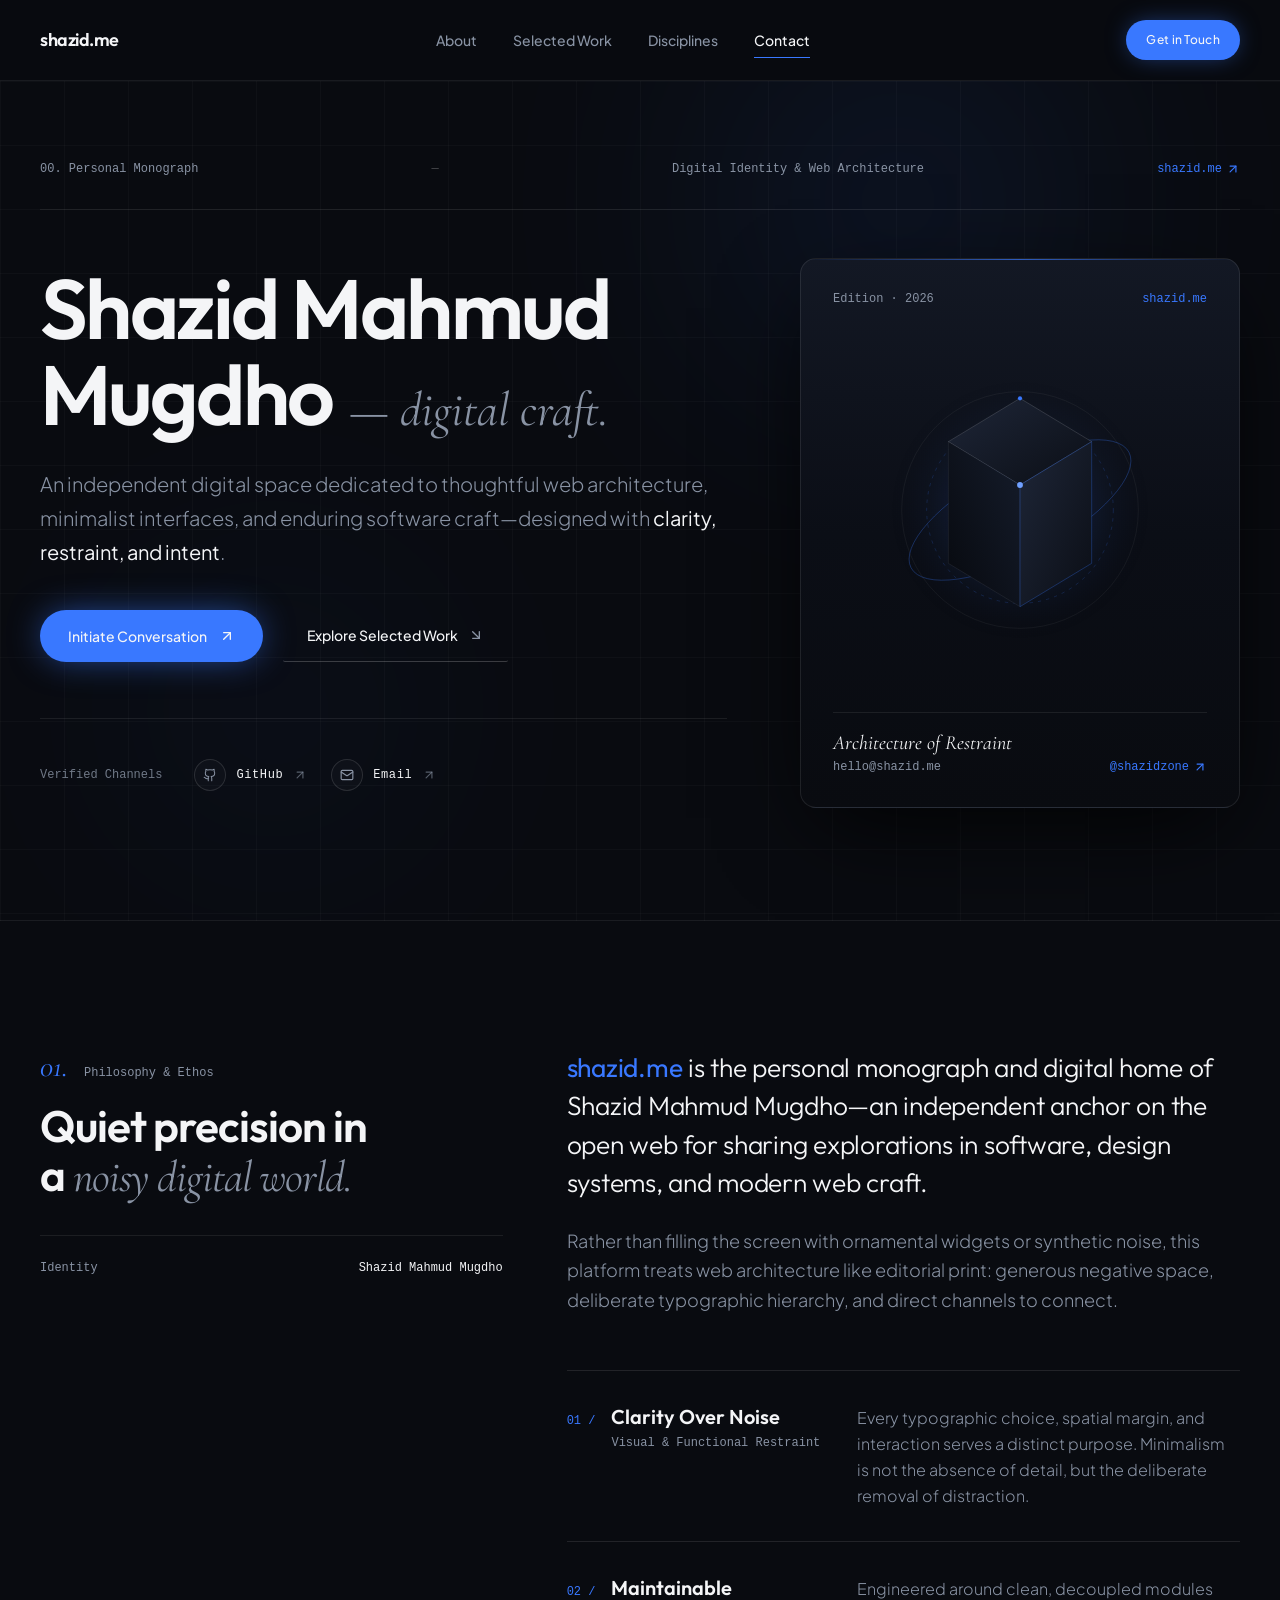
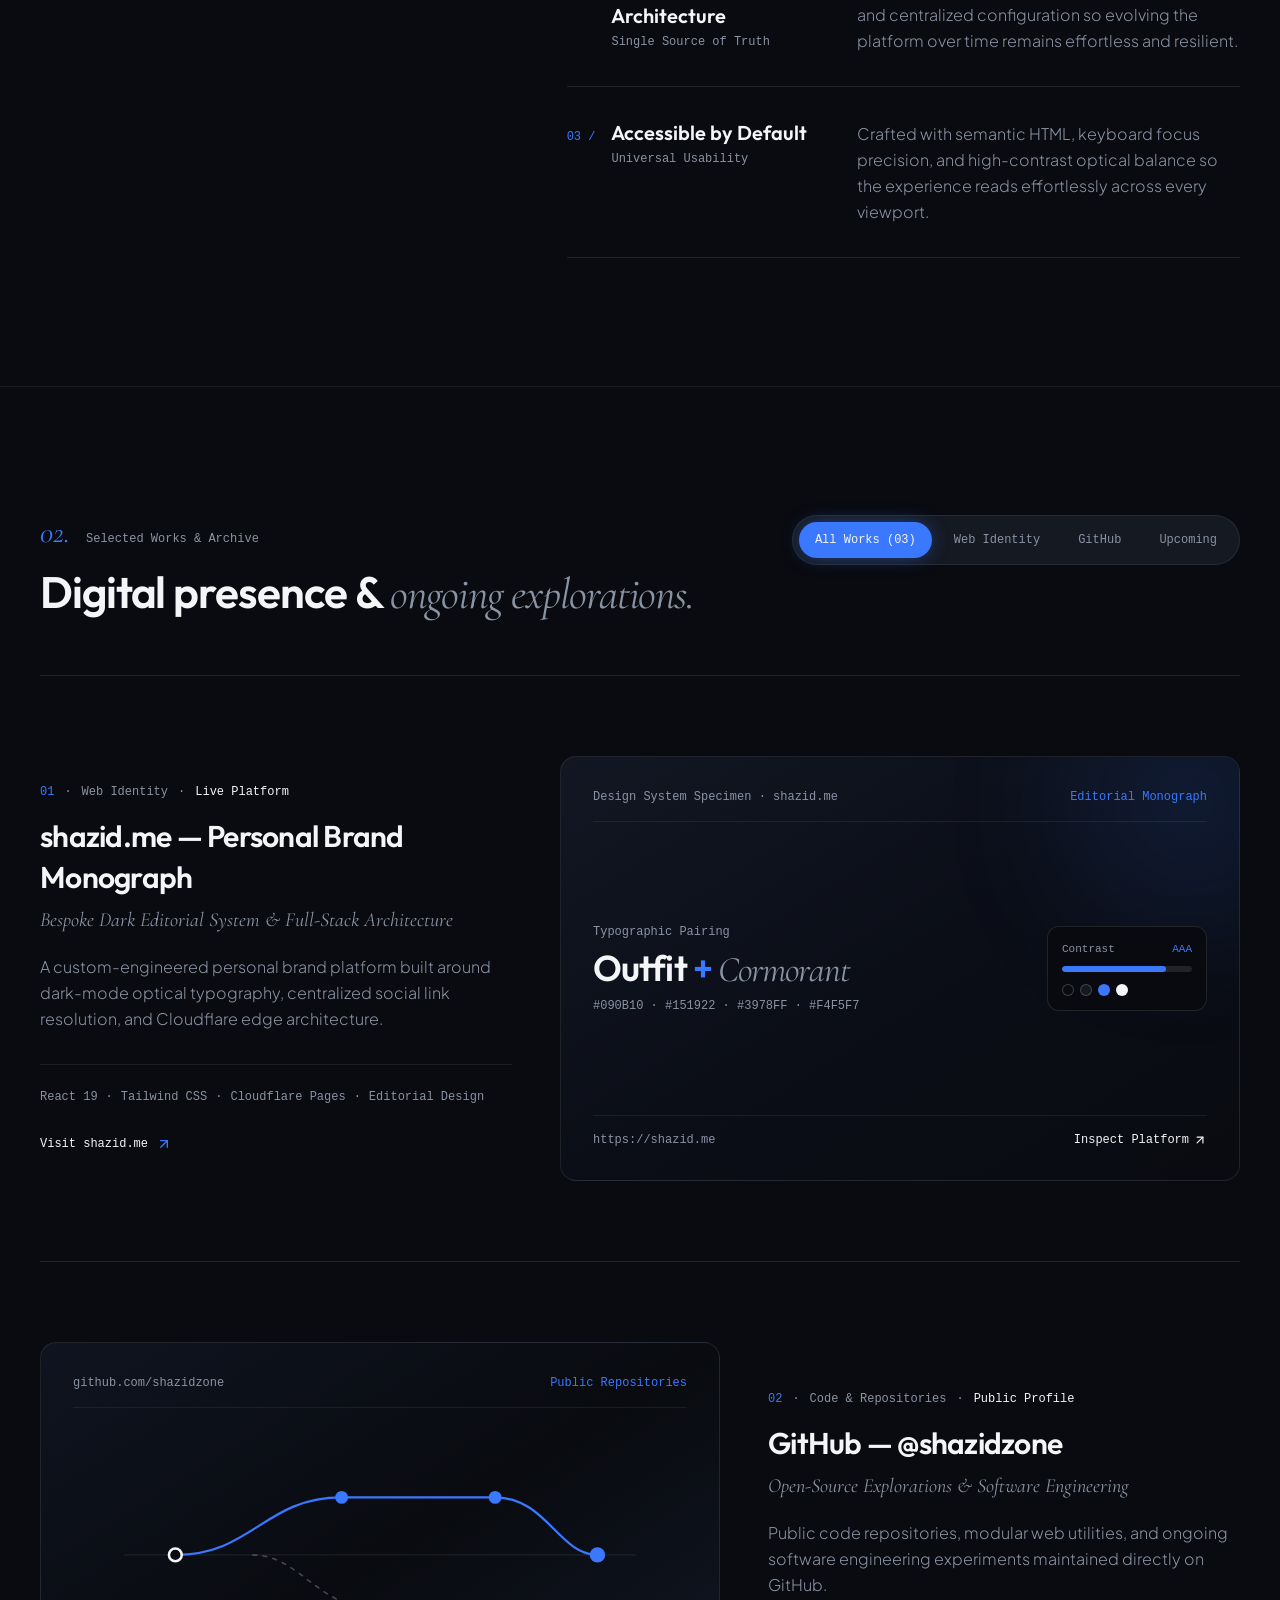
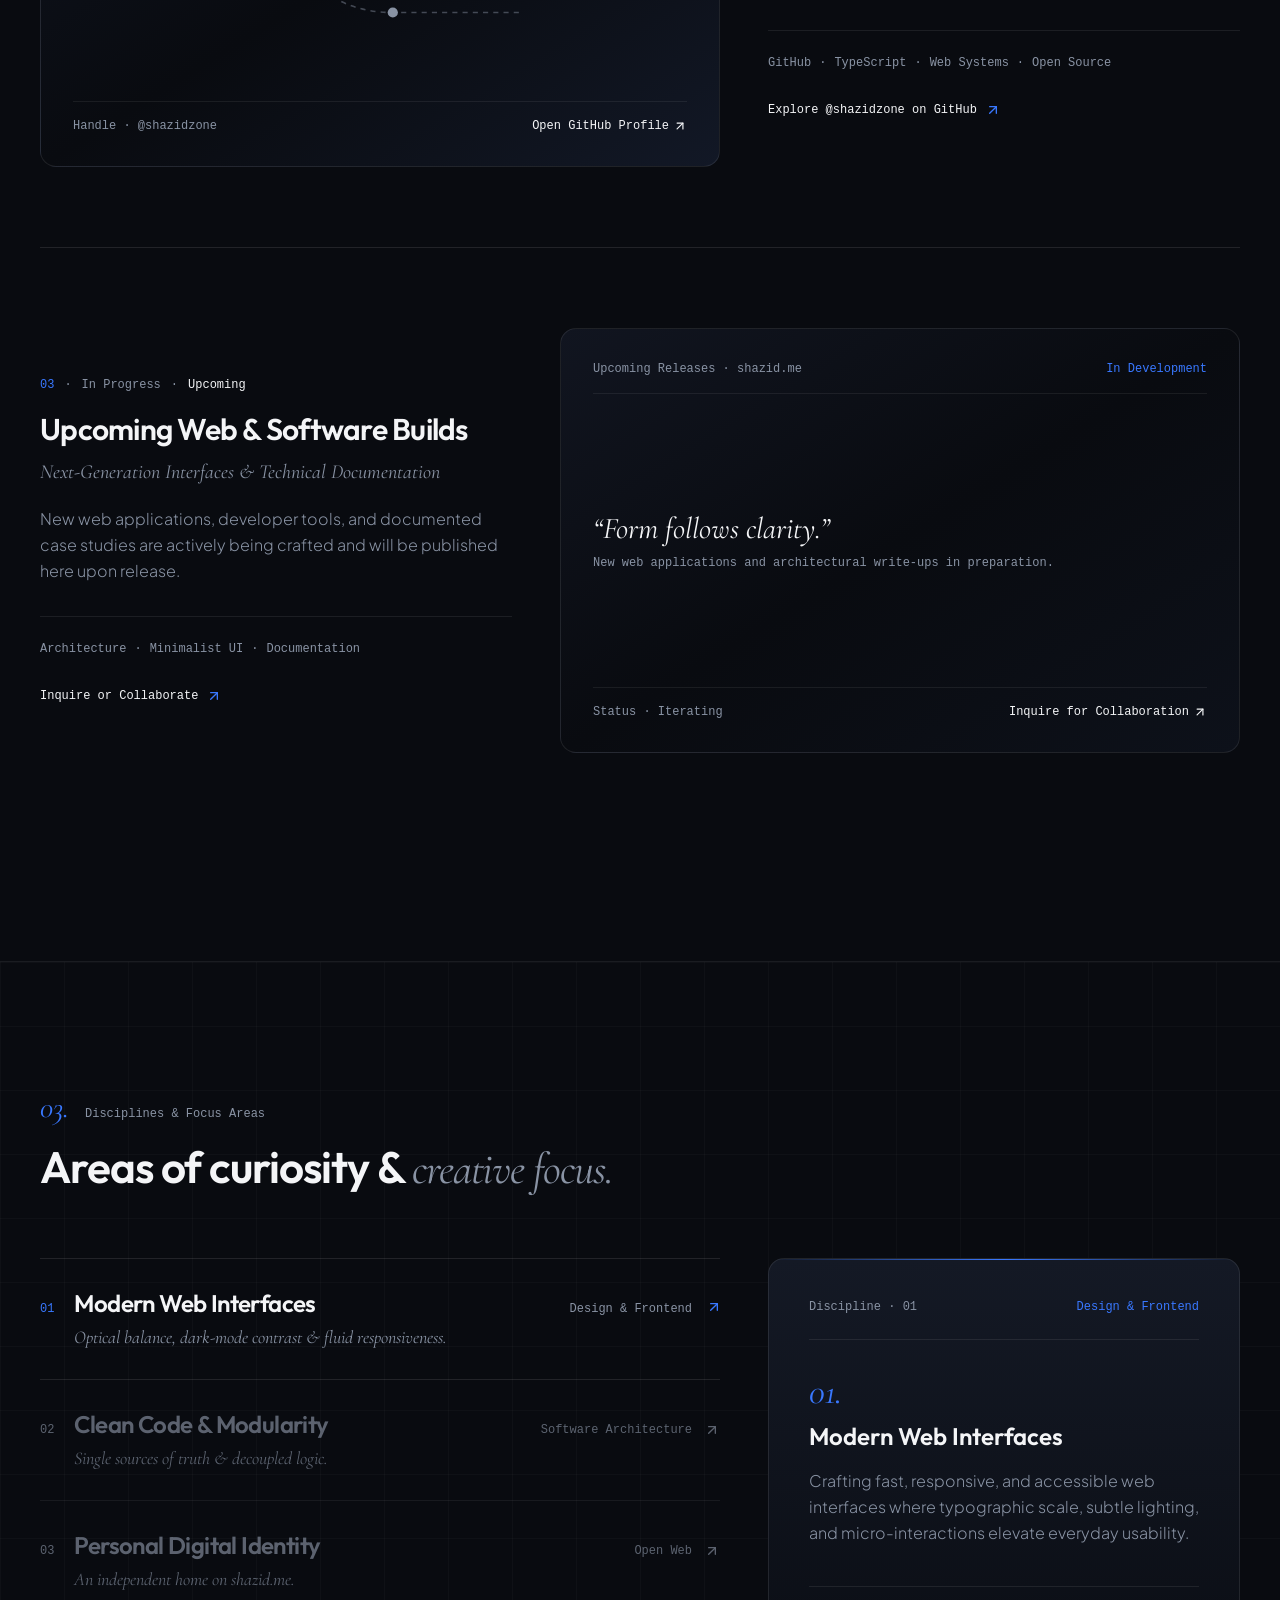
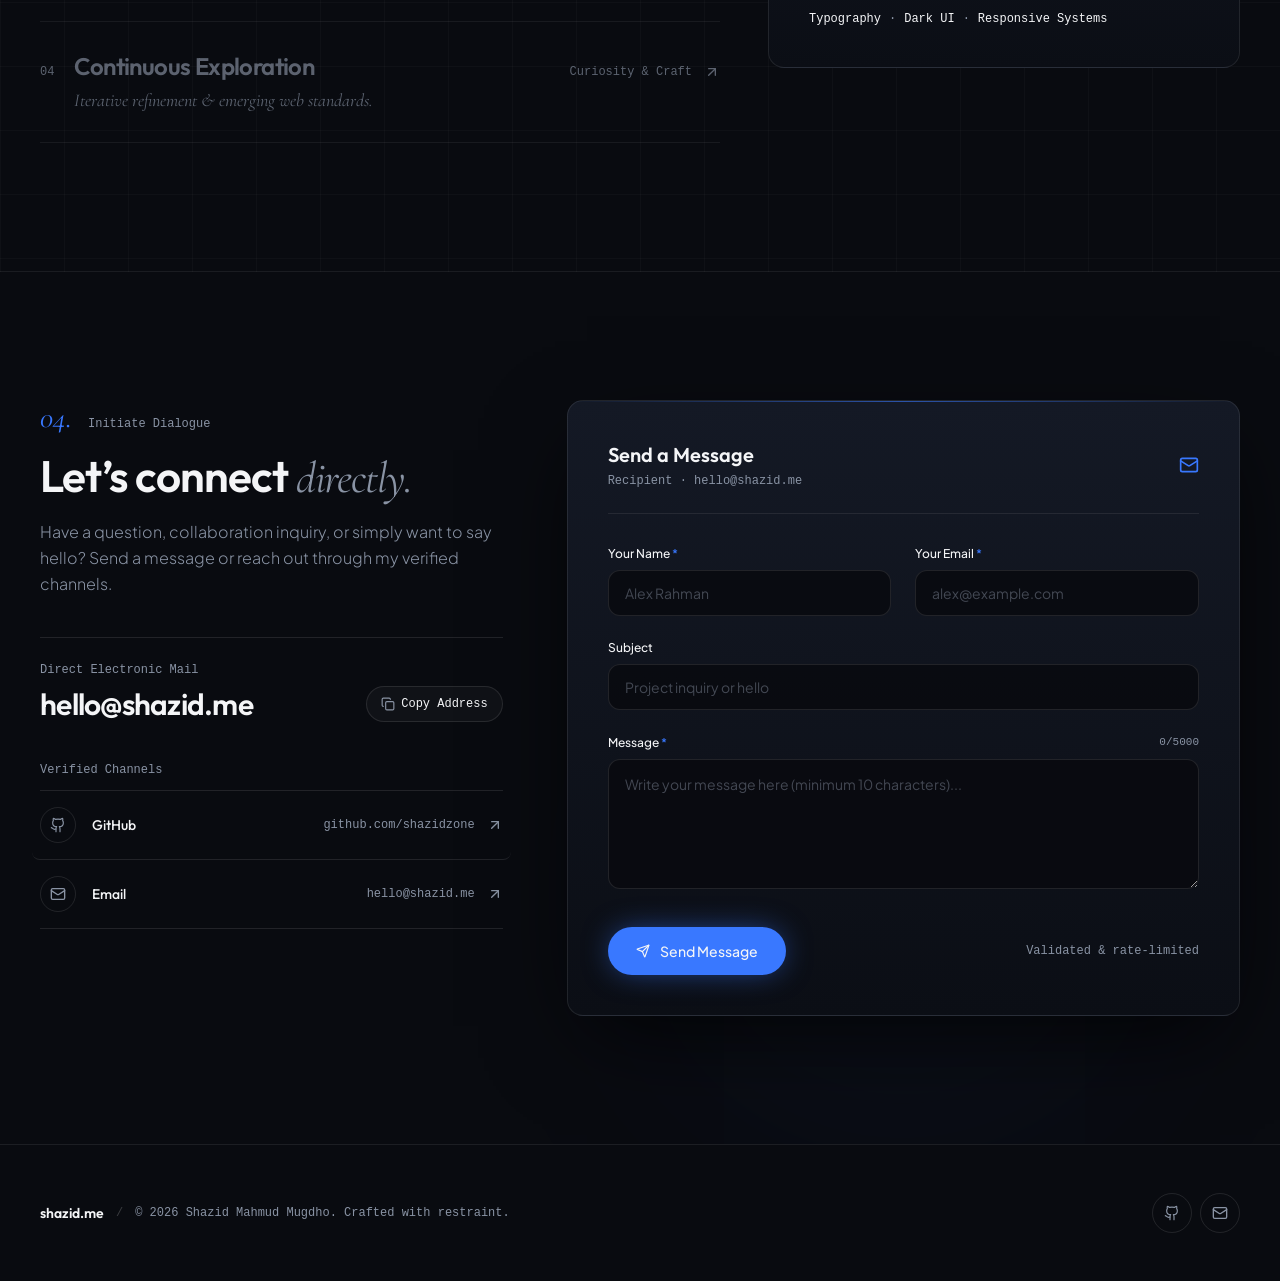
<file: index.html>
<!doctype html>
<html lang="en">
  <head>
    <meta charset="UTF-8" />
    <meta name="viewport" content="width=device-width, initial-scale=1.0" />
    <title>Shazid Mahmud Mugdho — shazid.me</title>
    <meta name="description" content="Personal brand website and digital home of Shazid Mahmud Mugdho (shazid.me)." />
    <meta property="og:title" content="Shazid Mahmud Mugdho — shazid.me" />
    <meta property="og:description" content="Personal brand website and digital home of Shazid Mahmud Mugdho (shazid.me)." />
    <meta property="og:url" content="https://shazid.me" />
    <meta property="og:type" content="website" />
    <meta name="twitter:card" content="summary_large_image" />
    <link rel="preconnect" href="https://fonts.googleapis.com" />
    <link rel="preconnect" href="https://fonts.gstatic.com" crossorigin />
    <link href="https://fonts.googleapis.com/css2?family=Cormorant+Garamond:ital,wght@0,500;0,600;1,400;1,600&family=JetBrains+Mono:wght@400;500&family=Outfit:wght@400;500;600;700&family=Plus+Jakarta+Sans:wght@300;400;500;600;700&display=swap" rel="stylesheet" />
    <script type="module" crossorigin src="/assets/index-CLSAaryk.js"></script>
    <link rel="stylesheet" crossorigin href="/assets/index-DgJvWPHT.css">
  </head>
  <body class="bg-[#090B10] text-[#F4F5F7] antialiased selection:bg-[#3978FF]/30 selection:text-[#F4F5F7]">
    <div id="root"></div>
  </body>
</html>
</file>
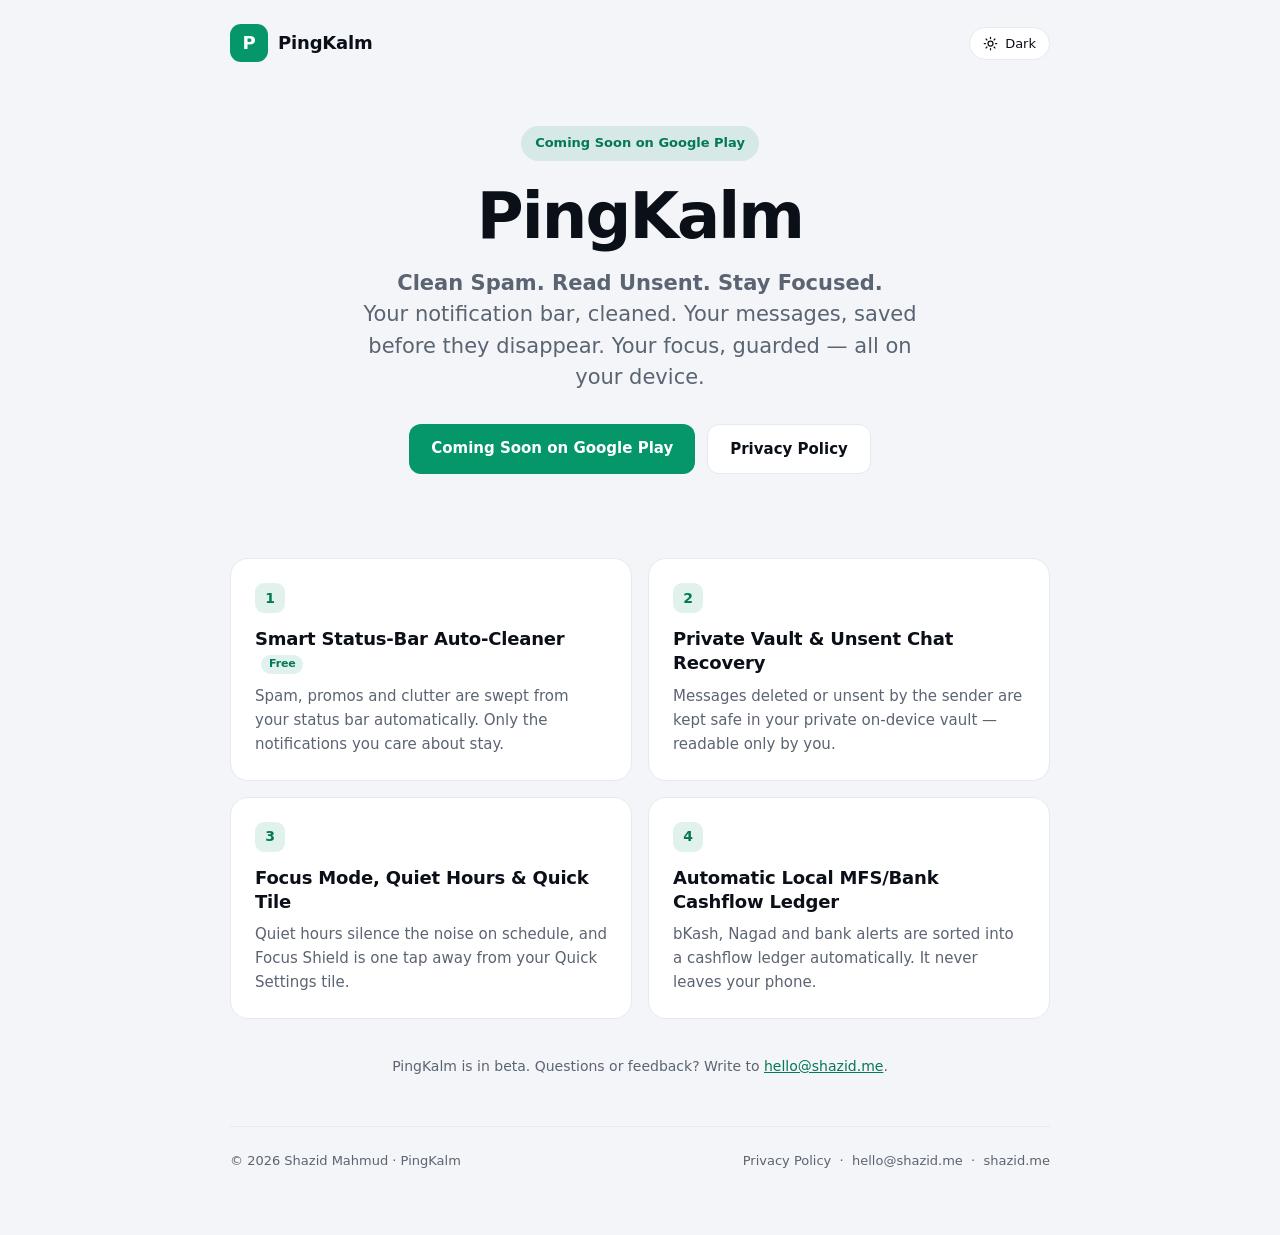
<file: shazid-mahmud-mugdho-—-shazid.me (2)/public/pingkalm/index.html>
<!doctype html>
<html lang="en">
<head>
<meta charset="utf-8" />
<meta name="viewport" content="width=device-width, initial-scale=1" />
<title>PingKalm — Clean Spam. Read Unsent. Stay Focused.</title>
<meta name="description" content="PingKalm keeps your notification bar clean, saves messages before they disappear, and guards your focus — all on your device. Coming soon on Google Play." />
<link rel="canonical" href="https://shazid.me/pingkalm" />
<script>
(function () {
  try {
    var saved = localStorage.getItem('pingkalm-theme');
    if (saved === 'light' || saved === 'dark') {
      document.documentElement.setAttribute('data-theme', saved);
    }
  } catch (e) {}
})();
</script>
<style>
  * { box-sizing: border-box; }
  :root {
    --canvas: #F3F5F8;
    --card: #FFFFFF;
    --border: #E5E9F0;
    --text: #0B0F17;
    --muted: #5B6472;
    --accent: #059669;
    --accent-soft: rgba(5, 150, 105, 0.12);
    --accent-text: #047857;
  }
  @media (prefers-color-scheme: dark) {
    :root:not([data-theme="light"]) {
      --canvas: #08090C;
      --card: #12141A;
      --border: #232836;
      --text: #F8FAFC;
      --muted: #9AA3B2;
      --accent: #22C55E;
      --accent-soft: rgba(34, 197, 94, 0.14);
      --accent-text: #4ADE80;
    }
  }
  :root[data-theme="dark"] {
    --canvas: #08090C;
    --card: #12141A;
    --border: #232836;
    --text: #F8FAFC;
    --muted: #9AA3B2;
    --accent: #22C55E;
    --accent-soft: rgba(34, 197, 94, 0.14);
    --accent-text: #4ADE80;
  }
  html { -webkit-text-size-adjust: 100%; }
  body {
    margin: 0;
    background: var(--canvas);
    color: var(--text);
    font-family: system-ui, -apple-system, "Segoe UI", Roboto, "Helvetica Neue", Arial, sans-serif;
    line-height: 1.6;
  }
  a { color: var(--accent-text); }
  .wrap { max-width: 860px; margin: 0 auto; padding: 20px 20px 64px; }
  header {
    display: flex;
    align-items: center;
    justify-content: space-between;
    gap: 12px;
    padding: 4px 0 0;
  }
  .brand { display: flex; align-items: center; gap: 10px; text-decoration: none; color: var(--text); }
  .mark {
    width: 38px; height: 38px; border-radius: 11px;
    background: var(--accent); color: #fff;
    display: flex; align-items: center; justify-content: center;
    font-size: 20px; font-weight: 700; flex-shrink: 0;
  }
  .brand span { font-size: 18px; font-weight: 700; letter-spacing: -0.01em; }
  .toggle {
    display: inline-flex; align-items: center; gap: 7px;
    padding: 8px 13px; border-radius: 999px;
    border: 1px solid var(--border); background: var(--card); color: var(--text);
    font-size: 13px; font-family: inherit; cursor: pointer;
  }
  .toggle svg { width: 15px; height: 15px; display: block; }
  .toggle .moon { display: none; }
  :root[data-theme="dark"] .toggle .moon { display: block; }
  :root[data-theme="dark"] .toggle .sun { display: none; }
  @media (prefers-color-scheme: dark) {
    :root:not([data-theme="light"]) .toggle .moon { display: block; }
    :root:not([data-theme="light"]) .toggle .sun { display: none; }
  }
  .hero { text-align: center; padding: 64px 0 40px; }
  .badge {
    display: inline-block;
    background: var(--accent-soft); color: var(--accent-text);
    font-size: 13px; font-weight: 600;
    padding: 7px 14px; border-radius: 999px;
  }
  h1 {
    margin: 22px 0 0;
    font-size: clamp(40px, 8vw, 64px);
    line-height: 1.05; letter-spacing: -0.03em; font-weight: 800;
  }
  h1 .em { color: var(--accent-text); }
  .tagline {
    margin: 18px auto 0; max-width: 560px;
    font-size: clamp(17px, 3.4vw, 21px); color: var(--muted); line-height: 1.5;
  }
  .cta { margin-top: 30px; display: flex; gap: 12px; justify-content: center; flex-wrap: wrap; }
  .btn {
    display: inline-block; padding: 12px 22px; border-radius: 12px;
    font-size: 15px; font-weight: 600; text-decoration: none;
  }
  .btn-primary { background: var(--accent); color: #fff; }
  .btn-ghost { border: 1px solid var(--border); background: var(--card); color: var(--text); }
  .bento {
    display: grid; grid-template-columns: 1fr 1fr; gap: 16px;
    margin-top: 44px;
  }
  @media (max-width: 600px) {
    .bento { grid-template-columns: 1fr; }
  }
  .card {
    background: var(--card); border: 1px solid var(--border);
    border-radius: 18px; padding: 24px; min-width: 0;
  }
  .card .num {
    display: inline-flex; align-items: center; justify-content: center;
    width: 30px; height: 30px; border-radius: 9px;
    background: var(--accent-soft); color: var(--accent-text);
    font-size: 14px; font-weight: 700;
  }
  .card h2 { margin: 14px 0 0; font-size: 18px; line-height: 1.35; letter-spacing: -0.01em; }
  .card p { margin: 8px 0 0; color: var(--muted); font-size: 15px; }
  .card .free {
    display: inline-block; margin-left: 6px;
    background: var(--accent-soft); color: var(--accent-text);
    font-size: 11px; font-weight: 700; padding: 2px 8px; border-radius: 999px;
    vertical-align: middle;
  }
  .note {
    margin-top: 36px; text-align: center;
    color: var(--muted); font-size: 14px;
  }
  footer {
    margin-top: 48px; padding-top: 24px;
    border-top: 1px solid var(--border);
    display: flex; flex-wrap: wrap; gap: 8px 24px; justify-content: space-between;
    color: var(--muted); font-size: 13px;
  }
  footer a { color: var(--muted); text-decoration: none; }
  footer a:hover { color: var(--text); }
</style>
</head>
<body>
  <div class="wrap">
    <header>
      <a class="brand" href="/pingkalm">
        <span class="mark" aria-hidden="true">P</span>
        <span>PingKalm</span>
      </a>
      <button class="toggle" id="theme-toggle" type="button" aria-label="Toggle light and dark mode">
        <svg class="sun" viewBox="0 0 24 24" fill="none" stroke="currentColor" stroke-width="2" stroke-linecap="round" aria-hidden="true"><circle cx="12" cy="12" r="4" /><path d="M12 2v2M12 20v2M4.9 4.9l1.4 1.4M17.7 17.7l1.4 1.4M2 12h2M20 12h2M4.9 19.1l1.4-1.4M17.7 6.3l1.4-1.4" /></svg>
        <svg class="moon" viewBox="0 0 24 24" fill="none" stroke="currentColor" stroke-width="2" stroke-linecap="round" stroke-linejoin="round" aria-hidden="true"><path d="M21 12.8A9 9 0 1 1 11.2 3 7 7 0 0 0 21 12.8z" /></svg>
        <span id="theme-label">Dark</span>
      </button>
    </header>

    <main>
      <section class="hero">
        <span class="badge">Coming Soon on Google Play</span>
        <h1>PingKalm</h1>
        <p class="tagline"><strong>Clean Spam. Read Unsent. Stay Focused.</strong><br />Your notification bar, cleaned. Your messages, saved before they disappear. Your focus, guarded — all on your device.</p>
        <div class="cta">
          <span class="btn btn-primary">Coming Soon on Google Play</span>
          <a class="btn btn-ghost" href="/pingkalm/privacy">Privacy Policy</a>
        </div>
      </section>

      <section class="bento" aria-label="Features">
        <article class="card">
          <span class="num">1</span>
          <h2>Smart Status-Bar Auto-Cleaner <span class="free">Free</span></h2>
          <p>Spam, promos and clutter are swept from your status bar automatically. Only the notifications you care about stay.</p>
        </article>
        <article class="card">
          <span class="num">2</span>
          <h2>Private Vault &amp; Unsent Chat Recovery</h2>
          <p>Messages deleted or unsent by the sender are kept safe in your private on-device vault — readable only by you.</p>
        </article>
        <article class="card">
          <span class="num">3</span>
          <h2>Focus Mode, Quiet Hours &amp; Quick Tile</h2>
          <p>Quiet hours silence the noise on schedule, and Focus Shield is one tap away from your Quick Settings tile.</p>
        </article>
        <article class="card">
          <span class="num">4</span>
          <h2>Automatic Local MFS/Bank Cashflow Ledger</h2>
          <p>bKash, Nagad and bank alerts are sorted into a cashflow ledger automatically. It never leaves your phone.</p>
        </article>
      </section>

      <p class="note">PingKalm is in beta. Questions or feedback? Write to <a href="mailto:hello@shazid.me">hello@shazid.me</a>.</p>
    </main>

    <footer>
      <span>&copy; 2026 Shazid Mahmud &middot; PingKalm</span>
      <span><a href="/pingkalm/privacy">Privacy Policy</a> &nbsp;&middot;&nbsp; <a href="mailto:hello@shazid.me">hello@shazid.me</a> &nbsp;&middot;&nbsp; <a href="/">shazid.me</a></span>
    </footer>
  </div>
<script>
(function () {
  var root = document.documentElement;
  var label = document.getElementById('theme-label');
  var btn = document.getElementById('theme-toggle');
  function isDark() {
    if (root.getAttribute('data-theme') === 'dark') return true;
    if (root.getAttribute('data-theme') === 'light') return false;
    return window.matchMedia && window.matchMedia('(prefers-color-scheme: dark)').matches;
  }
  function sync() { label.textContent = isDark() ? 'Light' : 'Dark'; }
  sync();
  btn.addEventListener('click', function () {
    var next = isDark() ? 'light' : 'dark';
    root.setAttribute('data-theme', next);
    try { localStorage.setItem('pingkalm-theme', next); } catch (e) {}
    sync();
  });
})();
</script>
</body>
</html>
</file>
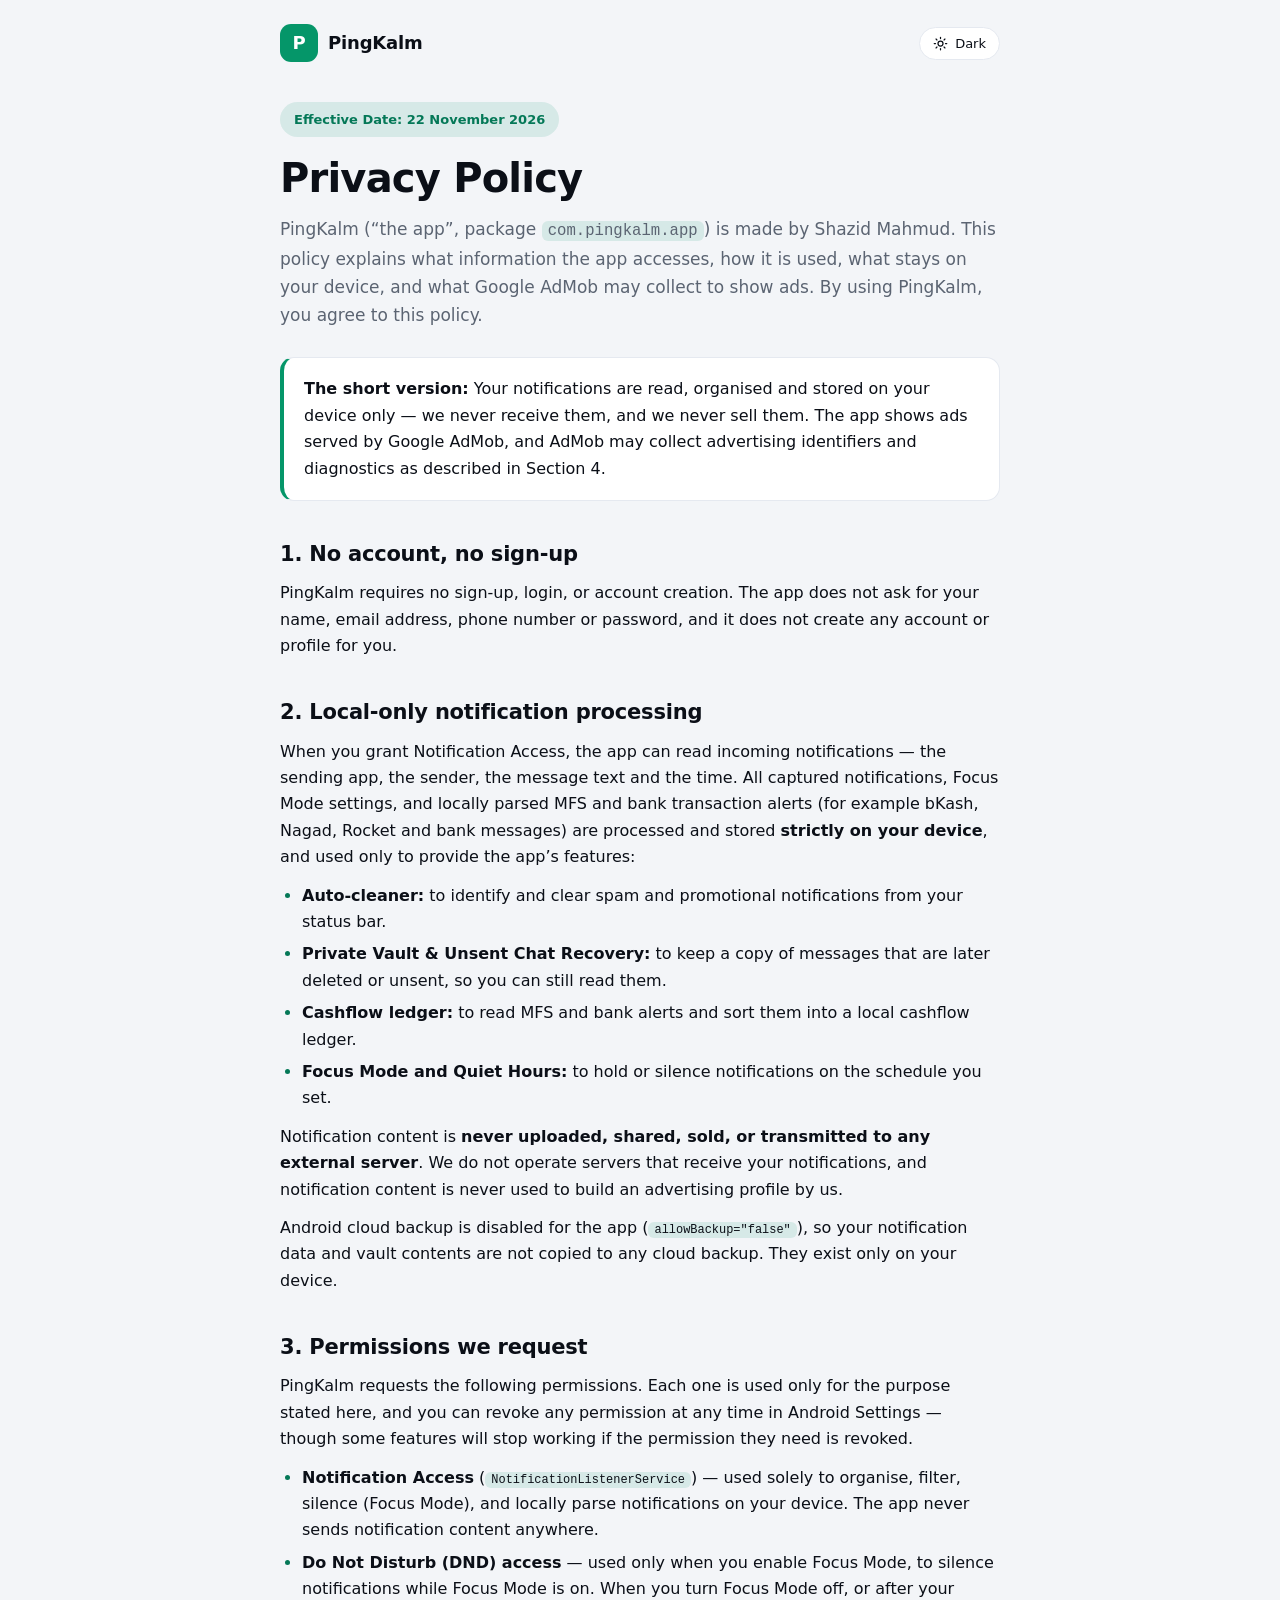
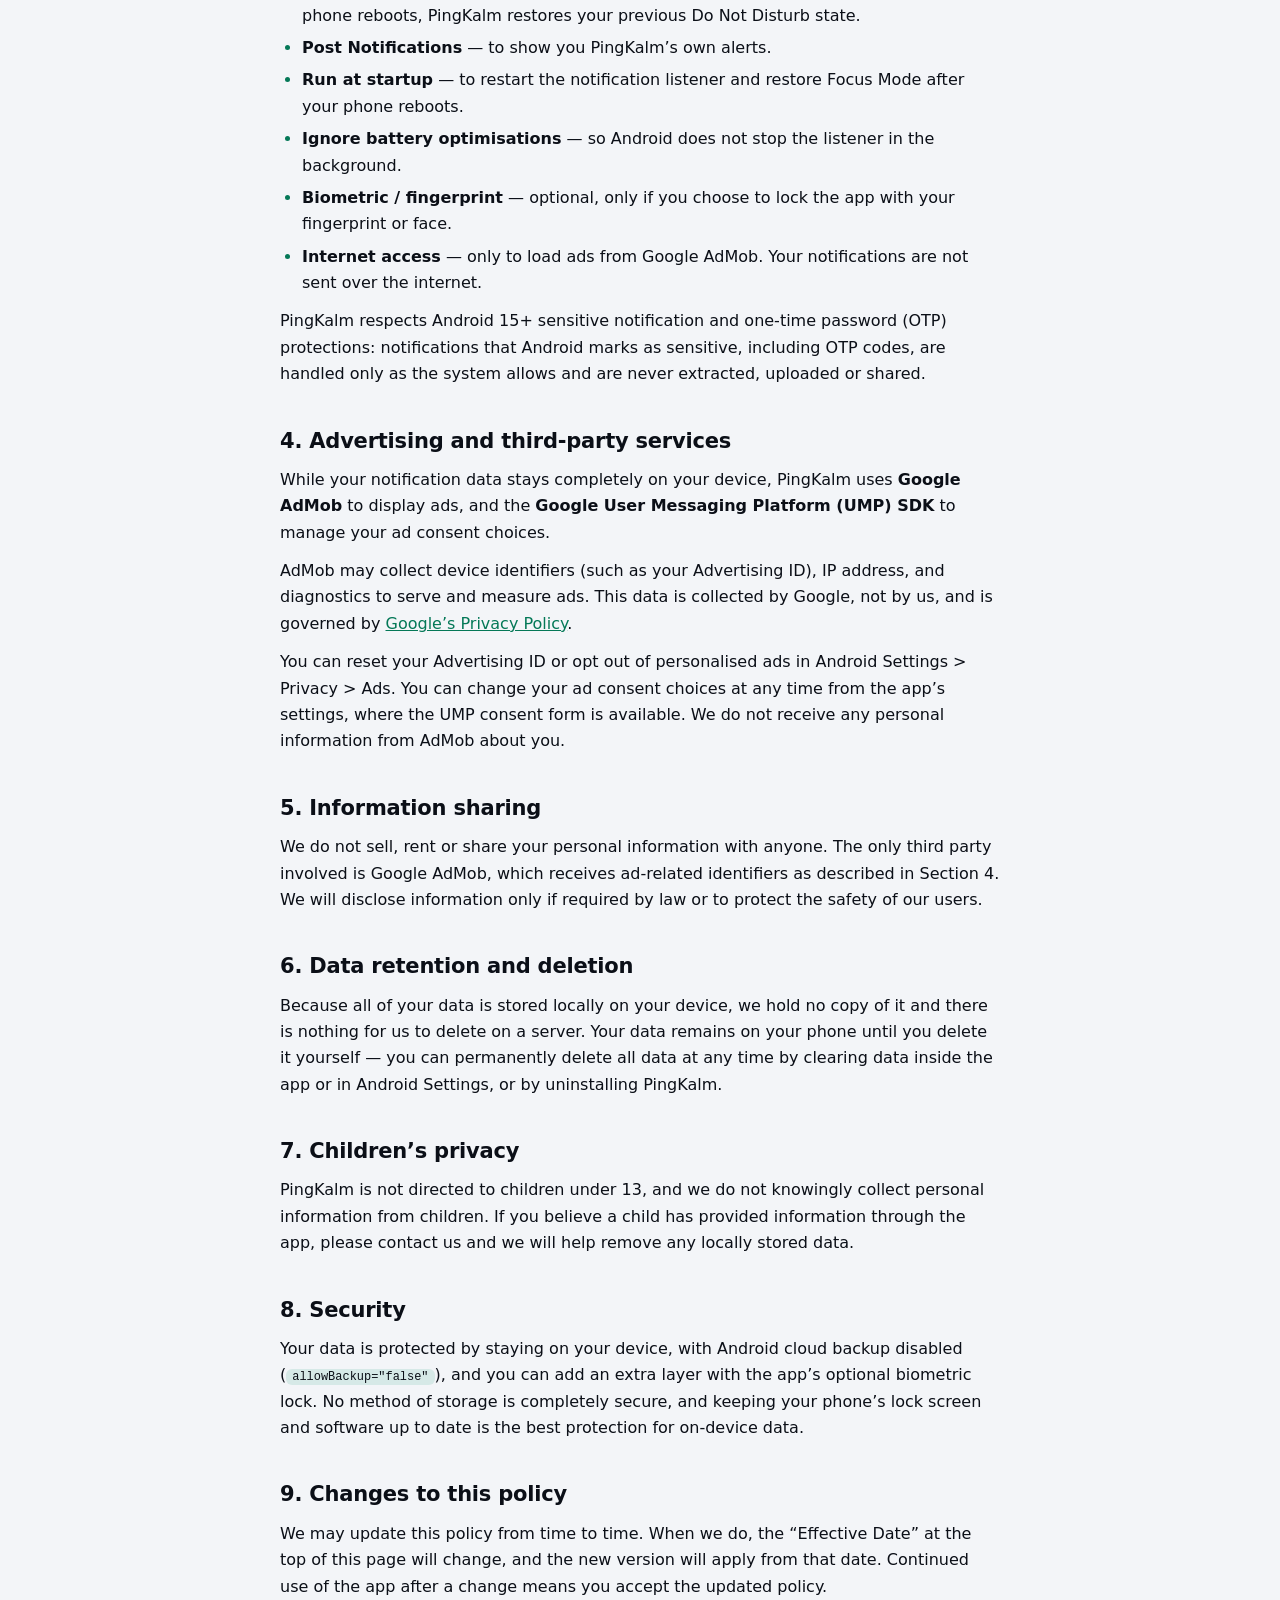
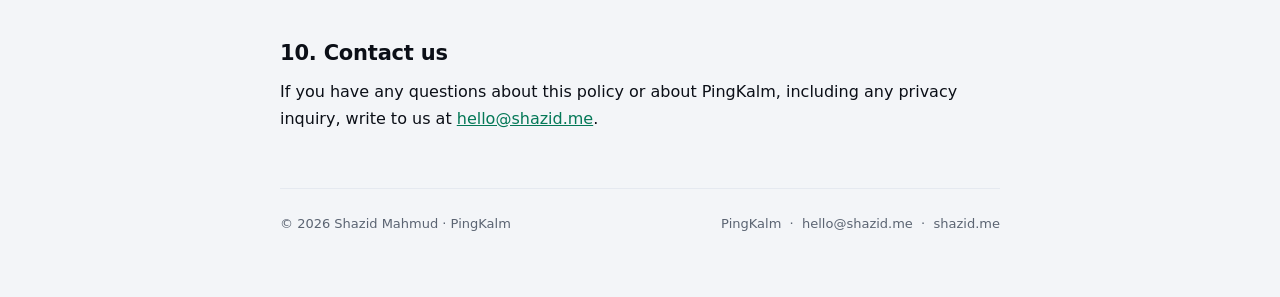
<file: shazid-mahmud-mugdho-—-shazid.me (2)/public/pingkalm/privacy/index.html>
<!doctype html>
<html lang="en">
<head>
<meta charset="utf-8" />
<meta name="viewport" content="width=device-width, initial-scale=1" />
<title>Privacy Policy — PingKalm</title>
<meta name="description" content="Privacy Policy for PingKalm (com.pingkalm.app). Notifications are processed and stored on your device only; ads are served by Google AdMob." />
<link rel="canonical" href="https://shazid.me/pingkalm/privacy" />
<script>
(function () {
  try {
    var saved = localStorage.getItem('pingkalm-theme');
    if (saved === 'light' || saved === 'dark') {
      document.documentElement.setAttribute('data-theme', saved);
    }
  } catch (e) {}
})();
</script>
<style>
  * { box-sizing: border-box; }
  :root {
    --canvas: #F3F5F8;
    --card: #FFFFFF;
    --border: #E5E9F0;
    --text: #0B0F17;
    --muted: #5B6472;
    --accent: #059669;
    --accent-soft: rgba(5, 150, 105, 0.12);
    --accent-text: #047857;
  }
  @media (prefers-color-scheme: dark) {
    :root:not([data-theme="light"]) {
      --canvas: #08090C;
      --card: #12141A;
      --border: #232836;
      --text: #F8FAFC;
      --muted: #9AA3B2;
      --accent: #22C55E;
      --accent-soft: rgba(34, 197, 94, 0.14);
      --accent-text: #4ADE80;
    }
  }
  :root[data-theme="dark"] {
    --canvas: #08090C;
    --card: #12141A;
    --border: #232836;
    --text: #F8FAFC;
    --muted: #9AA3B2;
    --accent: #22C55E;
    --accent-soft: rgba(34, 197, 94, 0.14);
    --accent-text: #4ADE80;
  }
  html { -webkit-text-size-adjust: 100%; }
  body {
    margin: 0;
    background: var(--canvas);
    color: var(--text);
    font-family: system-ui, -apple-system, "Segoe UI", Roboto, "Helvetica Neue", Arial, sans-serif;
    line-height: 1.65;
  }
  a { color: var(--accent-text); }
  code {
    background: var(--accent-soft);
    padding: 1px 6px;
    border-radius: 6px;
    font-size: 0.92em;
  }
  .wrap { max-width: 760px; margin: 0 auto; padding: 20px 20px 64px; }
  header {
    display: flex;
    align-items: center;
    justify-content: space-between;
    gap: 12px;
    padding: 4px 0 0;
  }
  .brand { display: flex; align-items: center; gap: 10px; text-decoration: none; color: var(--text); }
  .mark {
    width: 38px; height: 38px; border-radius: 11px;
    background: var(--accent); color: #fff;
    display: flex; align-items: center; justify-content: center;
    font-size: 20px; font-weight: 700; flex-shrink: 0;
  }
  .brand span { font-size: 18px; font-weight: 700; letter-spacing: -0.01em; }
  .toggle {
    display: inline-flex; align-items: center; gap: 7px;
    padding: 8px 13px; border-radius: 999px;
    border: 1px solid var(--border); background: var(--card); color: var(--text);
    font-size: 13px; font-family: inherit; cursor: pointer;
  }
  .toggle svg { width: 15px; height: 15px; display: block; }
  .toggle .moon { display: none; }
  :root[data-theme="dark"] .toggle .moon { display: block; }
  :root[data-theme="dark"] .toggle .sun { display: none; }
  @media (prefers-color-scheme: dark) {
    :root:not([data-theme="light"]) .toggle .moon { display: block; }
    :root:not([data-theme="light"]) .toggle .sun { display: none; }
  }
  main { padding-top: 40px; }
  .badge {
    display: inline-block;
    background: var(--accent-soft); color: var(--accent-text);
    font-size: 13px; font-weight: 600;
    padding: 7px 14px; border-radius: 999px;
  }
  h1 {
    margin: 18px 0 0;
    font-size: clamp(30px, 6vw, 40px);
    line-height: 1.15; letter-spacing: -0.02em; font-weight: 800;
  }
  .lede { margin: 14px 0 0; color: var(--muted); font-size: 17px; }
  .summary {
    margin-top: 28px;
    background: var(--card); border: 1px solid var(--border);
    border-left: 4px solid var(--accent);
    border-radius: 14px; padding: 18px 20px;
  }
  .summary p { margin: 0; }
  .summary strong { color: var(--text); }
  h2 {
    margin: 40px 0 0;
    font-size: 21px; line-height: 1.3; letter-spacing: -0.01em; font-weight: 700;
  }
  p { margin: 12px 0 0; overflow-wrap: break-word; }
  ul { margin: 12px 0 0; padding-left: 22px; }
  li { margin: 6px 0; overflow-wrap: break-word; }
  li::marker { color: var(--accent-text); }
  .perm { font-weight: 600; }
  footer {
    margin-top: 56px; padding-top: 24px;
    border-top: 1px solid var(--border);
    display: flex; flex-wrap: wrap; gap: 8px 24px; justify-content: space-between;
    color: var(--muted); font-size: 13px;
  }
  footer a { color: var(--muted); text-decoration: none; }
  footer a:hover { color: var(--text); }
</style>
</head>
<body>
  <div class="wrap">
    <header>
      <a class="brand" href="/pingkalm">
        <span class="mark" aria-hidden="true">P</span>
        <span>PingKalm</span>
      </a>
      <button class="toggle" id="theme-toggle" type="button" aria-label="Toggle light and dark mode">
        <svg class="sun" viewBox="0 0 24 24" fill="none" stroke="currentColor" stroke-width="2" stroke-linecap="round" aria-hidden="true"><circle cx="12" cy="12" r="4" /><path d="M12 2v2M12 20v2M4.9 4.9l1.4 1.4M17.7 17.7l1.4 1.4M2 12h2M20 12h2M4.9 19.1l1.4-1.4M17.7 6.3l1.4-1.4" /></svg>
        <svg class="moon" viewBox="0 0 24 24" fill="none" stroke="currentColor" stroke-width="2" stroke-linecap="round" stroke-linejoin="round" aria-hidden="true"><path d="M21 12.8A9 9 0 1 1 11.2 3 7 7 0 0 0 21 12.8z" /></svg>
        <span id="theme-label">Dark</span>
      </button>
    </header>

    <main>
      <span class="badge">Effective Date: 22 November 2026</span>
      <h1>Privacy Policy</h1>
      <p class="lede">PingKalm (&ldquo;the app&rdquo;, package <code>com.pingkalm.app</code>) is made by Shazid Mahmud. This policy explains what information the app accesses, how it is used, what stays on your device, and what Google AdMob may collect to show ads. By using PingKalm, you agree to this policy.</p>

      <div class="summary">
        <p><strong>The short version:</strong> Your notifications are read, organised and stored on your device only — we never receive them, and we never sell them. The app shows ads served by Google AdMob, and AdMob may collect advertising identifiers and diagnostics as described in Section 4.</p>
      </div>

      <h2>1. No account, no sign-up</h2>
      <p>PingKalm requires no sign-up, login, or account creation. The app does not ask for your name, email address, phone number or password, and it does not create any account or profile for you.</p>

      <h2>2. Local-only notification processing</h2>
      <p>When you grant Notification Access, the app can read incoming notifications — the sending app, the sender, the message text and the time. All captured notifications, Focus Mode settings, and locally parsed MFS and bank transaction alerts (for example bKash, Nagad, Rocket and bank messages) are processed and stored <strong>strictly on your device</strong>, and used only to provide the app&rsquo;s features:</p>
      <ul>
        <li><strong>Auto-cleaner:</strong> to identify and clear spam and promotional notifications from your status bar.</li>
        <li><strong>Private Vault &amp; Unsent Chat Recovery:</strong> to keep a copy of messages that are later deleted or unsent, so you can still read them.</li>
        <li><strong>Cashflow ledger:</strong> to read MFS and bank alerts and sort them into a local cashflow ledger.</li>
        <li><strong>Focus Mode and Quiet Hours:</strong> to hold or silence notifications on the schedule you set.</li>
      </ul>
      <p>Notification content is <strong>never uploaded, shared, sold, or transmitted to any external server</strong>. We do not operate servers that receive your notifications, and notification content is never used to build an advertising profile by us.</p>
      <p>Android cloud backup is disabled for the app (<code>allowBackup=&quot;false&quot;</code>), so your notification data and vault contents are not copied to any cloud backup. They exist only on your device.</p>

      <h2>3. Permissions we request</h2>
      <p>PingKalm requests the following permissions. Each one is used only for the purpose stated here, and you can revoke any permission at any time in Android Settings — though some features will stop working if the permission they need is revoked.</p>
      <ul>
        <li><span class="perm">Notification Access</span> (<code>NotificationListenerService</code>) — used solely to organise, filter, silence (Focus Mode), and locally parse notifications on your device. The app never sends notification content anywhere.</li>
        <li><span class="perm">Do Not Disturb (DND) access</span> — used only when you enable Focus Mode, to silence notifications while Focus Mode is on. When you turn Focus Mode off, or after your phone reboots, PingKalm restores your previous Do Not Disturb state.</li>
        <li><span class="perm">Post Notifications</span> — to show you PingKalm&rsquo;s own alerts.</li>
        <li><span class="perm">Run at startup</span> — to restart the notification listener and restore Focus Mode after your phone reboots.</li>
        <li><span class="perm">Ignore battery optimisations</span> — so Android does not stop the listener in the background.</li>
        <li><span class="perm">Biometric / fingerprint</span> — optional, only if you choose to lock the app with your fingerprint or face.</li>
        <li><span class="perm">Internet access</span> — only to load ads from Google AdMob. Your notifications are not sent over the internet.</li>
      </ul>
      <p>PingKalm respects Android 15+ sensitive notification and one-time password (OTP) protections: notifications that Android marks as sensitive, including OTP codes, are handled only as the system allows and are never extracted, uploaded or shared.</p>

      <h2>4. Advertising and third-party services</h2>
      <p>While your notification data stays completely on your device, PingKalm uses <strong>Google AdMob</strong> to display ads, and the <strong>Google User Messaging Platform (UMP) SDK</strong> to manage your ad consent choices.</p>
      <p>AdMob may collect device identifiers (such as your Advertising ID), IP address, and diagnostics to serve and measure ads. This data is collected by Google, not by us, and is governed by <a href="https://policies.google.com/privacy" rel="noopener">Google&rsquo;s Privacy Policy</a>.</p>
      <p>You can reset your Advertising ID or opt out of personalised ads in Android Settings &gt; Privacy &gt; Ads. You can change your ad consent choices at any time from the app&rsquo;s settings, where the UMP consent form is available. We do not receive any personal information from AdMob about you.</p>

      <h2>5. Information sharing</h2>
      <p>We do not sell, rent or share your personal information with anyone. The only third party involved is Google AdMob, which receives ad-related identifiers as described in Section 4. We will disclose information only if required by law or to protect the safety of our users.</p>

      <h2>6. Data retention and deletion</h2>
      <p>Because all of your data is stored locally on your device, we hold no copy of it and there is nothing for us to delete on a server. Your data remains on your phone until you delete it yourself — you can permanently delete all data at any time by clearing data inside the app or in Android Settings, or by uninstalling PingKalm.</p>

      <h2>7. Children&rsquo;s privacy</h2>
      <p>PingKalm is not directed to children under 13, and we do not knowingly collect personal information from children. If you believe a child has provided information through the app, please contact us and we will help remove any locally stored data.</p>

      <h2>8. Security</h2>
      <p>Your data is protected by staying on your device, with Android cloud backup disabled (<code>allowBackup=&quot;false&quot;</code>), and you can add an extra layer with the app&rsquo;s optional biometric lock. No method of storage is completely secure, and keeping your phone&rsquo;s lock screen and software up to date is the best protection for on-device data.</p>

      <h2>9. Changes to this policy</h2>
      <p>We may update this policy from time to time. When we do, the &ldquo;Effective Date&rdquo; at the top of this page will change, and the new version will apply from that date. Continued use of the app after a change means you accept the updated policy.</p>

      <h2>10. Contact us</h2>
      <p>If you have any questions about this policy or about PingKalm, including any privacy inquiry, write to us at <a href="mailto:hello@shazid.me">hello@shazid.me</a>.</p>
    </main>

    <footer>
      <span>&copy; 2026 Shazid Mahmud &middot; PingKalm</span>
      <span><a href="/pingkalm">PingKalm</a> &nbsp;&middot;&nbsp; <a href="mailto:hello@shazid.me">hello@shazid.me</a> &nbsp;&middot;&nbsp; <a href="/">shazid.me</a></span>
    </footer>
  </div>
<script>
(function () {
  var root = document.documentElement;
  var label = document.getElementById('theme-label');
  var btn = document.getElementById('theme-toggle');
  function isDark() {
    if (root.getAttribute('data-theme') === 'dark') return true;
    if (root.getAttribute('data-theme') === 'light') return false;
    return window.matchMedia && window.matchMedia('(prefers-color-scheme: dark)').matches;
  }
  function sync() { label.textContent = isDark() ? 'Light' : 'Dark'; }
  sync();
  btn.addEventListener('click', function () {
    var next = isDark() ? 'light' : 'dark';
    root.setAttribute('data-theme', next);
    try { localStorage.setItem('pingkalm-theme', next); } catch (e) {}
    sync();
  });
})();
</script>
</body>
</html>
</file>
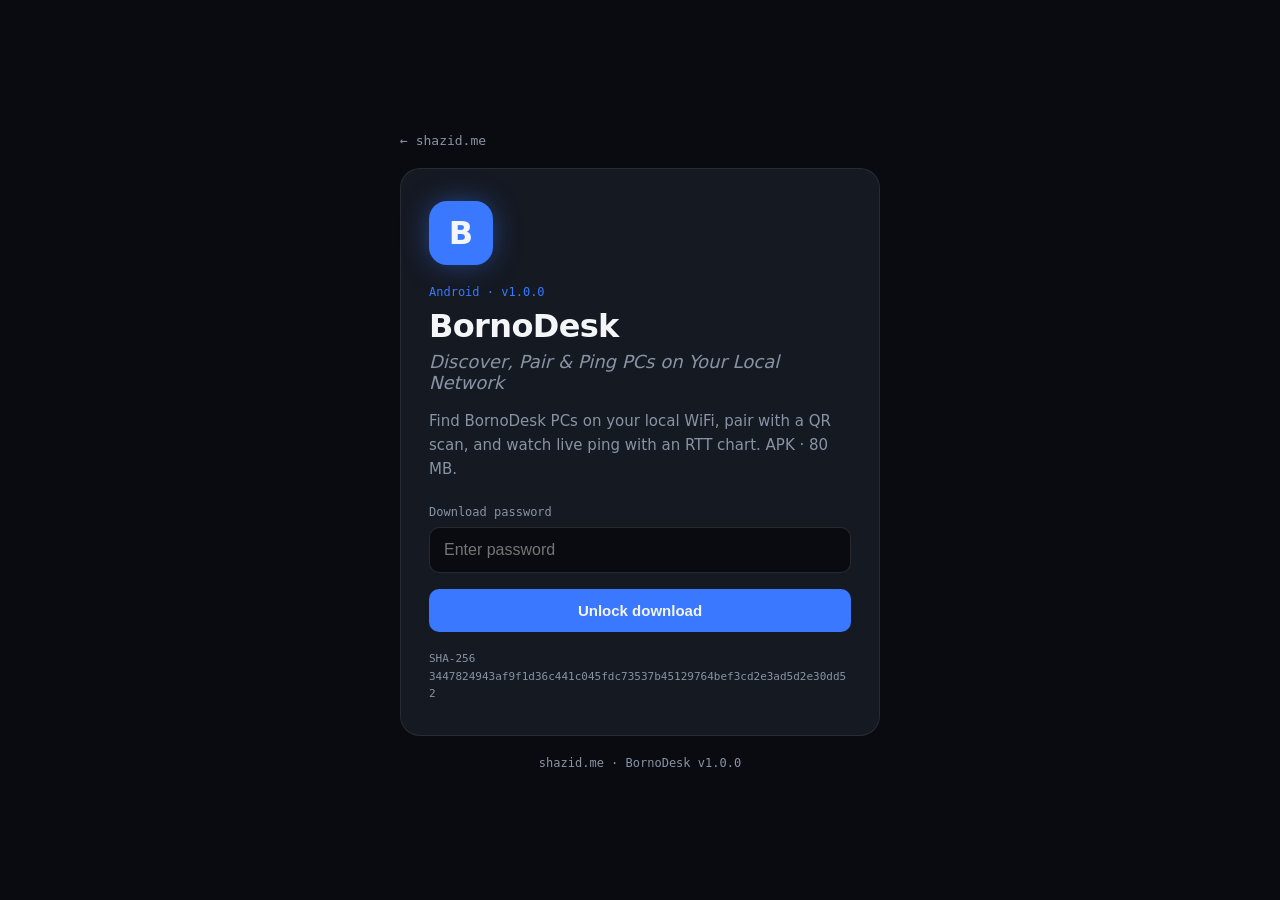
<file: shazid-mahmud-mugdho-—-shazid.me (2)/public/download-bornodesk.html>
<!doctype html>
<html lang="en">
<head>
<meta charset="utf-8" />
<meta name="viewport" content="width=device-width, initial-scale=1" />
<title>BornoDesk — Download · shazid.me</title>
<meta name="description" content="Download BornoDesk for Android (v1.0.0) — password protected." />
<meta name="robots" content="noindex, nofollow" />
<style>
  * { box-sizing: border-box; }
  body {
    margin: 0;
    min-height: 100vh;
    background: #090b10;
    color: #f4f5f7;
    font-family: system-ui, -apple-system, "Segoe UI", Roboto, sans-serif;
    display: flex;
    align-items: center;
    justify-content: center;
    padding: 24px 16px;
  }
  .wrap { width: 100%; max-width: 480px; }
  .back {
    display: inline-block;
    margin-bottom: 20px;
    color: #8993a4;
    font-size: 13px;
    font-family: ui-monospace, "SF Mono", Menlo, monospace;
    text-decoration: none;
  }
  .back:hover { color: #f4f5f7; }
  .card {
    background: #151922;
    border: 1px solid rgba(255, 255, 255, 0.08);
    border-radius: 20px;
    padding: 32px 28px;
  }
  .icon {
    width: 64px;
    height: 64px;
    border-radius: 18px;
    background: #3978ff;
    color: #f4f5f7;
    display: flex;
    align-items: center;
    justify-content: center;
    font-size: 32px;
    font-weight: 600;
    box-shadow: 0 0 30px -6px rgba(57, 120, 255, 0.7);
  }
  .eyebrow {
    margin: 20px 0 0;
    color: #3978ff;
    font-size: 12px;
    font-family: ui-monospace, "SF Mono", Menlo, monospace;
  }
  h1 { margin: 8px 0 0; font-size: 32px; letter-spacing: -0.02em; }
  .sub { margin: 6px 0 0; color: #8993a4; font-style: italic; font-size: 18px; }
  .desc { margin: 16px 0 0; color: #8993a4; font-size: 15px; line-height: 1.6; font-weight: 300; }
  form { margin-top: 24px; }
  label {
    display: block;
    margin-bottom: 8px;
    color: #8993a4;
    font-size: 12px;
    font-family: ui-monospace, "SF Mono", Menlo, monospace;
  }
  input {
    width: 100%;
    padding: 13px 14px;
    border-radius: 10px;
    border: 1px solid rgba(255, 255, 255, 0.12);
    background: #090b10;
    color: #f4f5f7;
    font-size: 16px;
    outline: none;
  }
  input:focus { border-color: #3978ff; box-shadow: 0 0 0 3px rgba(57, 120, 255, 0.25); }
  .error { margin: 10px 0 0; color: #ff6b6b; font-size: 13px; }
  button, .button {
    display: block;
    width: 100%;
    margin-top: 16px;
    padding: 13px 16px;
    border: 0;
    border-radius: 10px;
    background: #3978ff;
    color: #f4f5f7;
    font-size: 15px;
    font-weight: 600;
    text-align: center;
    text-decoration: none;
    cursor: pointer;
  }
  button:hover, .button:hover { background: #2f68e8; }
  button:disabled { opacity: 0.6; cursor: wait; }
  .ok { margin: 24px 0 0; color: #4ade80; font-size: 14px; }
  .hint { margin: 14px 0 0; color: #8993a4; font-size: 13px; line-height: 1.6; }
  .hash {
    margin: 18px 0 0;
    color: #8993a4;
    font-size: 11px;
    font-family: ui-monospace, "SF Mono", Menlo, monospace;
    word-break: break-all;
    line-height: 1.6;
  }
  .foot {
    margin: 20px 0 0;
    text-align: center;
    color: #8993a4;
    font-size: 12px;
    font-family: ui-monospace, "SF Mono", Menlo, monospace;
  }
</style>
</head>
<body>
  <main class="wrap">
    <a class="back" href="/">&larr; shazid.me</a>
    <div class="card">
      <div class="icon" aria-hidden="true">B</div>
      <p class="eyebrow">Android &middot; v1.0.0</p>
      <h1>BornoDesk</h1>
      <p class="sub">Discover, Pair &amp; Ping PCs on Your Local Network</p>
      <p class="desc">Find BornoDesk PCs on your local WiFi, pair with a QR scan, and watch live ping with an RTT chart. APK &middot; 80 MB.</p>

      <form id="gate">
        <label for="password">Download password</label>
        <input id="password" type="password" autocomplete="off" placeholder="Enter password" required />
        <p id="error" class="error" hidden></p>
        <button type="submit" id="submit">Unlock download</button>
      </form>

      <div id="ready" hidden>
        <p class="ok">Password accepted.</p>
        <a id="download" class="button" href="https://github.com/shazidzone/shazidzone.github.io/releases/download/bornodesk-v1.0.0/BornoDesk-v1.0.apk" download="BornoDesk-v1.0.apk">Download APK &middot; 80 MB</a>
        <p class="hint">Android may ask you to allow installs from your browser &mdash; allow it once to install.</p>
      </div>

      <p class="hash">SHA-256<br />3447824943af9f1d36c441c045fdc73537b45129764bef3cd2e3ad5d2e30dd52</p>
    </div>
    <p class="foot">shazid.me &middot; BornoDesk v1.0.0</p>
  </main>
<script>
  var form = document.getElementById('gate');
  var input = document.getElementById('password');
  var error = document.getElementById('error');
  var ready = document.getElementById('ready');
  var submit = document.getElementById('submit');
  form.addEventListener('submit', function (e) {
    e.preventDefault();
    error.hidden = true;
    submit.disabled = true;
    submit.textContent = 'Checking\u2026';
    fetch('/api/download-bornodesk', {
      method: 'POST',
      headers: { 'Content-Type': 'application/json' },
      body: JSON.stringify({ password: input.value })
    })
      .then(function (res) { return res.json().then(function (data) { return { res: res, data: data }; }); })
      .then(function (out) {
        if (!out.res.ok || !out.data.ok) throw new Error(out.data.error || 'Incorrect password. Please try again.');
        document.getElementById('download').href = out.data.url;
        form.hidden = true;
        ready.hidden = false;
      })
      .catch(function (err) {
        error.textContent = err.message;
        error.hidden = false;
        input.select();
      })
      .finally(function () {
        submit.disabled = false;
        submit.textContent = 'Unlock download';
      });
  });
</script>
</body>
</html>
</file>
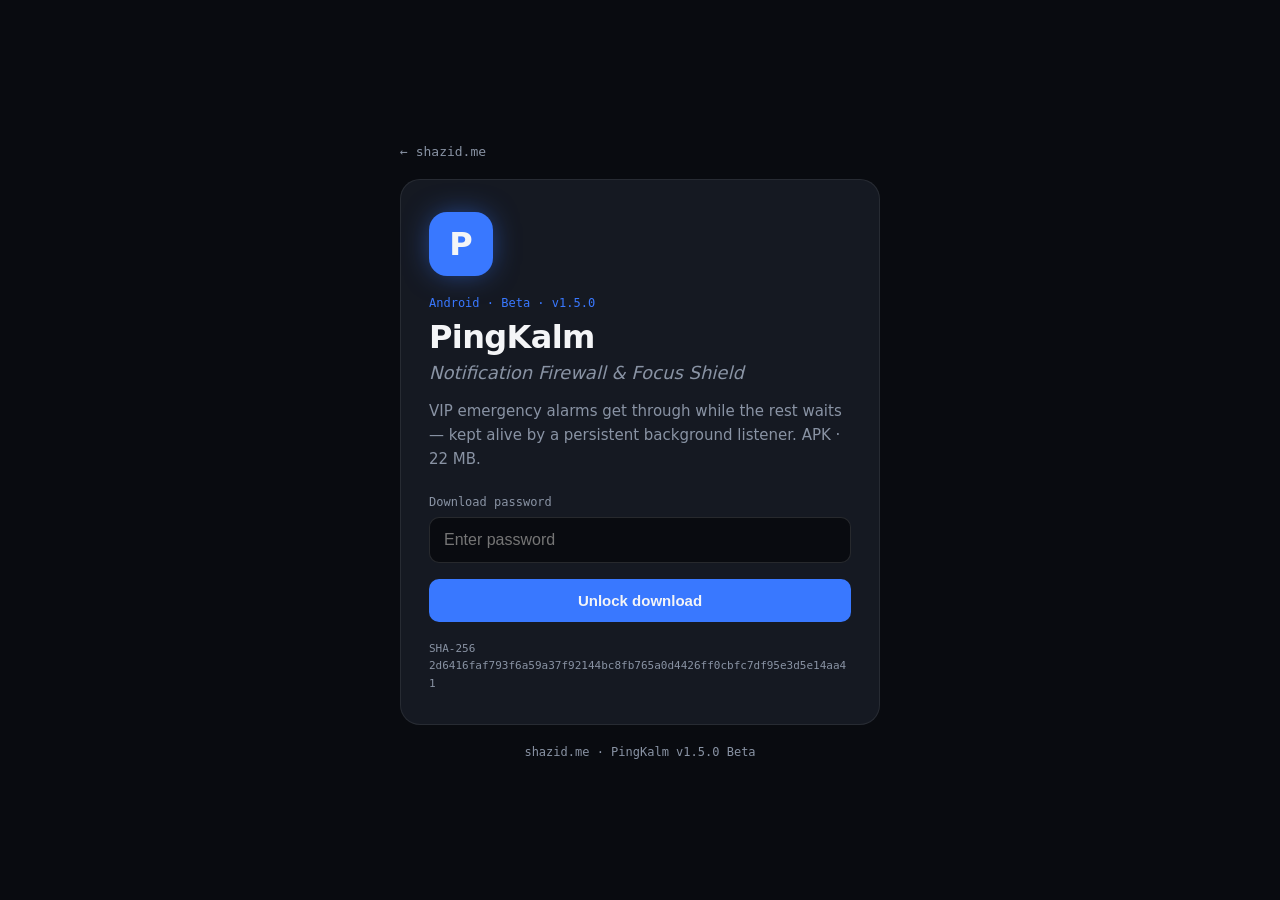
<file: shazid-mahmud-mugdho-—-shazid.me (2)/public/download-pingkalm.html>
<!doctype html>
<html lang="en">
<head>
<meta charset="utf-8" />
<meta name="viewport" content="width=device-width, initial-scale=1" />
<title>PingKalm — Download · shazid.me</title>
<meta name="description" content="Download PingKalm for Android (v1.5.0 Beta) — password protected." />
<meta name="robots" content="noindex, nofollow" />
<style>
  * { box-sizing: border-box; }
  body {
    margin: 0;
    min-height: 100vh;
    background: #090b10;
    color: #f4f5f7;
    font-family: system-ui, -apple-system, "Segoe UI", Roboto, sans-serif;
    display: flex;
    align-items: center;
    justify-content: center;
    padding: 24px 16px;
  }
  .wrap { width: 100%; max-width: 480px; }
  .back {
    display: inline-block;
    margin-bottom: 20px;
    color: #8993a4;
    font-size: 13px;
    font-family: ui-monospace, "SF Mono", Menlo, monospace;
    text-decoration: none;
  }
  .back:hover { color: #f4f5f7; }
  .card {
    background: #151922;
    border: 1px solid rgba(255, 255, 255, 0.08);
    border-radius: 20px;
    padding: 32px 28px;
  }
  .icon {
    width: 64px;
    height: 64px;
    border-radius: 18px;
    background: #3978ff;
    color: #f4f5f7;
    display: flex;
    align-items: center;
    justify-content: center;
    font-size: 32px;
    font-weight: 600;
    box-shadow: 0 0 30px -6px rgba(57, 120, 255, 0.7);
  }
  .eyebrow {
    margin: 20px 0 0;
    color: #3978ff;
    font-size: 12px;
    font-family: ui-monospace, "SF Mono", Menlo, monospace;
  }
  h1 { margin: 8px 0 0; font-size: 32px; letter-spacing: -0.02em; }
  .sub { margin: 6px 0 0; color: #8993a4; font-style: italic; font-size: 18px; }
  .desc { margin: 16px 0 0; color: #8993a4; font-size: 15px; line-height: 1.6; font-weight: 300; }
  form { margin-top: 24px; }
  label {
    display: block;
    margin-bottom: 8px;
    color: #8993a4;
    font-size: 12px;
    font-family: ui-monospace, "SF Mono", Menlo, monospace;
  }
  input {
    width: 100%;
    padding: 13px 14px;
    border-radius: 10px;
    border: 1px solid rgba(255, 255, 255, 0.12);
    background: #090b10;
    color: #f4f5f7;
    font-size: 16px;
    outline: none;
  }
  input:focus { border-color: #3978ff; box-shadow: 0 0 0 3px rgba(57, 120, 255, 0.25); }
  .error { margin: 10px 0 0; color: #ff6b6b; font-size: 13px; }
  button, .button {
    display: block;
    width: 100%;
    margin-top: 16px;
    padding: 13px 16px;
    border: 0;
    border-radius: 10px;
    background: #3978ff;
    color: #f4f5f7;
    font-size: 15px;
    font-weight: 600;
    text-align: center;
    text-decoration: none;
    cursor: pointer;
  }
  button:hover, .button:hover { background: #2f68e8; }
  button:disabled { opacity: 0.6; cursor: wait; }
  .ok { margin: 24px 0 0; color: #4ade80; font-size: 14px; }
  .hint { margin: 14px 0 0; color: #8993a4; font-size: 13px; line-height: 1.6; }
  .hash {
    margin: 18px 0 0;
    color: #8993a4;
    font-size: 11px;
    font-family: ui-monospace, "SF Mono", Menlo, monospace;
    word-break: break-all;
    line-height: 1.6;
  }
  .foot {
    margin: 20px 0 0;
    text-align: center;
    color: #8993a4;
    font-size: 12px;
    font-family: ui-monospace, "SF Mono", Menlo, monospace;
  }
</style>
</head>
<body>
  <main class="wrap">
    <a class="back" href="/">&larr; shazid.me</a>
    <div class="card">
      <div class="icon" aria-hidden="true">P</div>
      <p class="eyebrow">Android &middot; Beta &middot; v1.5.0</p>
      <h1>PingKalm</h1>
      <p class="sub">Notification Firewall &amp; Focus Shield</p>
      <p class="desc">VIP emergency alarms get through while the rest waits &mdash; kept alive by a persistent background listener. APK &middot; 22 MB.</p>

      <form id="gate">
        <label for="password">Download password</label>
        <input id="password" type="password" autocomplete="off" placeholder="Enter password" required />
        <p id="error" class="error" hidden></p>
        <button type="submit" id="submit">Unlock download</button>
      </form>

      <div id="ready" hidden>
        <p class="ok">Password accepted.</p>
        <a id="download" class="button" href="/downloads/PingKalm-v1.0-Beta.apk" download="PingKalm-v1.0-Beta.apk">Download APK &middot; 22 MB</a>
        <p class="hint">Android may ask you to allow installs from your browser &mdash; allow it once to install.</p>
      </div>

      <p class="hash">SHA-256<br />2d6416faf793f6a59a37f92144bc8fb765a0d4426ff0cbfc7df95e3d5e14aa41</p>
    </div>
    <p class="foot">shazid.me &middot; PingKalm v1.5.0 Beta</p>
  </main>
<script>
  var form = document.getElementById('gate');
  var input = document.getElementById('password');
  var error = document.getElementById('error');
  var ready = document.getElementById('ready');
  var submit = document.getElementById('submit');
  form.addEventListener('submit', function (e) {
    e.preventDefault();
    error.hidden = true;
    submit.disabled = true;
    submit.textContent = 'Checking\u2026';
    fetch('/api/download-pingkalm', {
      method: 'POST',
      headers: { 'Content-Type': 'application/json' },
      body: JSON.stringify({ password: input.value })
    })
      .then(function (res) { return res.json().then(function (data) { return { res: res, data: data }; }); })
      .then(function (out) {
        if (!out.res.ok || !out.data.ok) throw new Error(out.data.error || 'Incorrect password. Please try again.');
        document.getElementById('download').href = out.data.url;
        form.hidden = true;
        ready.hidden = false;
      })
      .catch(function (err) {
        error.textContent = err.message;
        error.hidden = false;
        input.select();
      })
      .finally(function () {
        submit.disabled = false;
        submit.textContent = 'Unlock download';
      });
  });
</script>
</body>
</html>
</file>
<file: assets/index-DgJvWPHT.css>
/*! tailwindcss v4.3.3 | MIT License | https://tailwindcss.com */
@layer properties{@supports (((-webkit-hyphens:none)) and (not (margin-trim:inline))) or ((-moz-orient:inline) and (not (color:rgb(from red r g b)))){*,:before,:after,::backdrop{--tw-translate-x:0;--tw-translate-y:0;--tw-translate-z:0;--tw-scale-x:1;--tw-scale-y:1;--tw-scale-z:1;--tw-rotate-x:initial;--tw-rotate-y:initial;--tw-rotate-z:initial;--tw-skew-x:initial;--tw-skew-y:initial;--tw-space-y-reverse:0;--tw-divide-y-reverse:0;--tw-border-style:solid;--tw-gradient-position:initial;--tw-gradient-from:#0000;--tw-gradient-via:#0000;--tw-gradient-to:#0000;--tw-gradient-stops:initial;--tw-gradient-via-stops:initial;--tw-gradient-from-position:0%;--tw-gradient-via-position:50%;--tw-gradient-to-position:100%;--tw-leading:initial;--tw-font-weight:initial;--tw-tracking:initial;--tw-ordinal:initial;--tw-slashed-zero:initial;--tw-numeric-figure:initial;--tw-numeric-spacing:initial;--tw-numeric-fraction:initial;--tw-shadow:0 0 #0000;--tw-shadow-color:initial;--tw-shadow-alpha:100%;--tw-inset-shadow:0 0 #0000;--tw-inset-shadow-color:initial;--tw-inset-shadow-alpha:100%;--tw-ring-color:initial;--tw-ring-shadow:0 0 #0000;--tw-inset-ring-color:initial;--tw-inset-ring-shadow:0 0 #0000;--tw-ring-inset:initial;--tw-ring-offset-width:0px;--tw-ring-offset-color:#fff;--tw-ring-offset-shadow:0 0 #0000;--tw-blur:initial;--tw-brightness:initial;--tw-contrast:initial;--tw-grayscale:initial;--tw-hue-rotate:initial;--tw-invert:initial;--tw-opacity:initial;--tw-saturate:initial;--tw-sepia:initial;--tw-drop-shadow:initial;--tw-drop-shadow-color:initial;--tw-drop-shadow-alpha:100%;--tw-drop-shadow-size:initial;--tw-backdrop-blur:initial;--tw-backdrop-brightness:initial;--tw-backdrop-contrast:initial;--tw-backdrop-grayscale:initial;--tw-backdrop-hue-rotate:initial;--tw-backdrop-invert:initial;--tw-backdrop-opacity:initial;--tw-backdrop-saturate:initial;--tw-backdrop-sepia:initial;--tw-duration:initial;--tw-ease:initial}}}@layer theme{:root,:host{--font-sans:-apple-system, BlinkMacSystemFont, "Segoe UI", Roboto, "Helvetica Neue", "Noto Sans", Arial, sans-serif, "Apple Color Emoji", "Segoe UI Emoji", "Segoe UI Symbol", "Noto Color Emoji";--font-mono:ui-monospace, SFMono-Regular, Menlo, Monaco, Consolas, "Liberation Mono", "Courier New", monospace;--color-amber-400:oklch(82.8% .189 84.429);--color-amber-500:oklch(76.9% .188 70.08);--color-emerald-400:oklch(76.5% .177 163.223);--color-emerald-500:oklch(69.6% .17 162.48);--color-rose-300:oklch(81% .117 11.638);--color-rose-400:oklch(71.2% .194 13.428);--color-rose-500:oklch(64.5% .246 16.439);--color-white:#fff;--spacing:.25rem;--container-2xl:42rem;--text-xs:.75rem;--text-xs--line-height:calc(1 / .75);--text-sm:.875rem;--text-sm--line-height:calc(1.25 / .875);--text-base:1rem;--text-base--line-height:calc(1.5 / 1);--text-lg:1.125rem;--text-lg--line-height:calc(1.75 / 1.125);--text-xl:1.25rem;--text-xl--line-height:calc(1.75 / 1.25);--text-2xl:1.5rem;--text-2xl--line-height:calc(2 / 1.5);--text-3xl:1.875rem;--text-3xl--line-height:calc(2.25 / 1.875);--text-4xl:2.25rem;--text-4xl--line-height:calc(2.5 / 2.25);--text-5xl:3rem;--text-5xl--line-height:1;--text-6xl:3.75rem;--text-6xl--line-height:1;--font-weight-light:300;--font-weight-normal:400;--font-weight-medium:500;--font-weight-semibold:600;--tracking-tight:-.025em;--tracking-normal:0em;--tracking-wide:.025em;--tracking-wider:.05em;--leading-snug:1.375;--leading-relaxed:1.625;--radius-xs:.125rem;--radius-sm:.25rem;--radius-lg:.5rem;--radius-xl:.75rem;--radius-2xl:1rem;--ease-out:cubic-bezier(0, 0, .2, 1);--animate-spin:spin 1s linear infinite;--blur-xl:24px;--default-transition-duration:.15s;--default-transition-timing-function:cubic-bezier(.4, 0, .2, 1);--default-font-family:var(--font-sans);--default-mono-font-family:var(--font-mono)}}@layer base{*,:after,:before,::backdrop{box-sizing:border-box;border:0 solid;margin:0;padding:0}::file-selector-button{box-sizing:border-box;border:0 solid;margin:0;padding:0}html,:host{-webkit-text-size-adjust:100%;tab-size:4;line-height:1.5;font-family:var(--default-font-family,-apple-system, BlinkMacSystemFont, "Segoe UI", Roboto, "Helvetica Neue", "Noto Sans", Arial, sans-serif, "Apple Color Emoji", "Segoe UI Emoji", "Segoe UI Symbol", "Noto Color Emoji");font-feature-settings:var(--default-font-feature-settings,normal);font-variation-settings:var(--default-font-variation-settings,normal);-webkit-tap-highlight-color:transparent}hr{height:0;color:inherit;border-top-width:1px}abbr:where([title]){-webkit-text-decoration:underline dotted;text-decoration:underline dotted}h1,h2,h3,h4,h5,h6{font-size:inherit;font-weight:inherit}a{color:inherit;-webkit-text-decoration:inherit;-webkit-text-decoration:inherit;-webkit-text-decoration:inherit;-webkit-text-decoration:inherit;text-decoration:inherit}b,strong{font-weight:bolder}code,kbd,samp,pre{font-family:var(--default-mono-font-family,ui-monospace, SFMono-Regular, Menlo, Monaco, Consolas, "Liberation Mono", "Courier New", monospace);font-feature-settings:var(--default-mono-font-feature-settings,normal);font-variation-settings:var(--default-mono-font-variation-settings,normal);font-size:1em}small{font-size:80%}sub,sup{vertical-align:baseline;font-size:75%;line-height:0;position:relative}sub{bottom:-.25em}sup{top:-.5em}table{text-indent:0;border-color:inherit;border-collapse:collapse}:-moz-focusring:where(:not(iframe)){outline:auto}progress{vertical-align:baseline}summary{display:list-item}ol,ul,menu{list-style:none}img,svg,video,canvas,audio,iframe,embed,object{vertical-align:middle;display:block}img,video{max-width:100%;height:auto}button,input,select,optgroup,textarea{font:inherit;font-feature-settings:inherit;font-variation-settings:inherit;letter-spacing:inherit;color:inherit;opacity:1;background-color:#0000;border-radius:0}::file-selector-button{font:inherit;font-feature-settings:inherit;font-variation-settings:inherit;letter-spacing:inherit;color:inherit;opacity:1;background-color:#0000;border-radius:0}:where(select:is([multiple],[size])) optgroup{font-weight:bolder}:where(select:is([multiple],[size])) optgroup option{padding-inline-start:20px}::file-selector-button{margin-inline-end:4px}::placeholder{opacity:1}@supports (not ((-webkit-appearance:-apple-pay-button))) or (contain-intrinsic-size:1px){::placeholder{color:currentColor}@supports (color:color-mix(in lab, red, red)){::placeholder{color:color-mix(in oklab, currentcolor 50%, transparent)}}}textarea{resize:vertical}::-webkit-search-decoration{-webkit-appearance:none}::-webkit-date-and-time-value{min-height:1lh;text-align:inherit}::-webkit-datetime-edit{display:inline-flex}::-webkit-datetime-edit-fields-wrapper{padding:0}::-webkit-datetime-edit{padding-block:0}::-webkit-datetime-edit-year-field{padding-block:0}::-webkit-datetime-edit-month-field{padding-block:0}::-webkit-datetime-edit-day-field{padding-block:0}::-webkit-datetime-edit-hour-field{padding-block:0}::-webkit-datetime-edit-minute-field{padding-block:0}::-webkit-datetime-edit-second-field{padding-block:0}::-webkit-datetime-edit-millisecond-field{padding-block:0}::-webkit-datetime-edit-meridiem-field{padding-block:0}::-webkit-calendar-picker-indicator{line-height:1}:-moz-ui-invalid{box-shadow:none}button,input:where([type=button],[type=reset],[type=submit]){appearance:button}::file-selector-button{appearance:button}::-webkit-inner-spin-button{height:auto}::-webkit-outer-spin-button{height:auto}[hidden]:where(:not([hidden=until-found])){display:none!important}:root{--bg-primary:#090b10;--bg-secondary:#151922;--text-primary:#f4f5f7;--text-secondary:#8993a4;--accent-primary:#3978ff}html{scroll-behavior:smooth;color:#f4f5f7;background-color:#090b10;font-family:Plus Jakarta Sans,-apple-system,BlinkMacSystemFont,sans-serif}h1,h2,h3,h4,.font-display{font-family:Outfit,Plus Jakarta Sans,sans-serif}.font-serif-editorial{font-family:Cormorant Garamond,Georgia,serif}code,pre,.font-mono{font-family:JetBrains Mono,monospace}}@layer components;@layer utilities{.pointer-events-none{pointer-events:none}.sr-only{clip-path:inset(50%);white-space:nowrap;border-width:0;width:1px;height:1px;margin:-1px;padding:0;position:absolute;overflow:hidden}.absolute{position:absolute}.relative{position:relative}.sticky{position:sticky}.inset-x-0{inset-inline:0}.-top-24{top:calc(var(--spacing) * -24)}.-top-40{top:calc(var(--spacing) * -40)}.-top-px{top:-1px}.top-0{top:0}.-right-24{right:calc(var(--spacing) * -24)}.right-\[8\%\]{right:8%}.right-\[10\%\]{right:10%}.-bottom-0\.5{bottom:calc(var(--spacing) * -.5)}.bottom-0{bottom:0}.left-\[5\%\]{left:5%}.z-10{z-index:10}.z-40{z-index:40}.col-span-5{grid-column:span 5/span 5}.col-span-7{grid-column:span 7/span 7}.-mx-2{margin-inline:calc(var(--spacing) * -2)}.mx-auto{margin-inline:auto}.my-auto{margin-block:auto}.mt-0\.5{margin-top:calc(var(--spacing) * .5)}.mt-1{margin-top:var(--spacing)}.mt-1\.5{margin-top:calc(var(--spacing) * 1.5)}.mt-2{margin-top:calc(var(--spacing) * 2)}.mt-4{margin-top:calc(var(--spacing) * 4)}.mt-5{margin-top:calc(var(--spacing) * 5)}.mt-6{margin-top:calc(var(--spacing) * 6)}.mt-8{margin-top:calc(var(--spacing) * 8)}.mt-10{margin-top:calc(var(--spacing) * 10)}.mt-14{margin-top:calc(var(--spacing) * 14)}.mb-2{margin-bottom:calc(var(--spacing) * 2)}.mb-3{margin-bottom:calc(var(--spacing) * 3)}.mb-4{margin-bottom:calc(var(--spacing) * 4)}.mb-6{margin-bottom:calc(var(--spacing) * 6)}.mb-12{margin-bottom:calc(var(--spacing) * 12)}.mb-16{margin-bottom:calc(var(--spacing) * 16)}.block{display:block}.flex{display:flex}.grid{display:grid}.hidden{display:none}.inline-flex{display:inline-flex}.aspect-\[4\/5\]{aspect-ratio:4/5}.aspect-\[16\/10\]{aspect-ratio:16/10}.h-1\.5{height:calc(var(--spacing) * 1.5)}.h-3{height:calc(var(--spacing) * 3)}.h-3\.5{height:calc(var(--spacing) * 3.5)}.h-4{height:calc(var(--spacing) * 4)}.h-5{height:calc(var(--spacing) * 5)}.h-8{height:calc(var(--spacing) * 8)}.h-9{height:calc(var(--spacing) * 9)}.h-10{height:calc(var(--spacing) * 10)}.h-20{height:calc(var(--spacing) * 20)}.h-72{height:calc(var(--spacing) * 72)}.h-\[1\.5px\]{height:1.5px}.h-\[420px\]{height:420px}.h-\[500px\]{height:500px}.h-\[560px\]{height:560px}.h-auto{height:auto}.h-full{height:100%}.h-px{height:1px}.min-h-\[36px\]{min-height:36px}.min-h-\[38px\]{min-height:38px}.min-h-\[40px\]{min-height:40px}.min-h-\[46px\]{min-height:46px}.min-h-\[48px\]{min-height:48px}.min-h-screen{min-height:100vh}.w-3{width:calc(var(--spacing) * 3)}.w-3\.5{width:calc(var(--spacing) * 3.5)}.w-4{width:calc(var(--spacing) * 4)}.w-4\/5{width:80%}.w-5{width:calc(var(--spacing) * 5)}.w-8{width:calc(var(--spacing) * 8)}.w-9{width:calc(var(--spacing) * 9)}.w-10{width:calc(var(--spacing) * 10)}.w-72{width:calc(var(--spacing) * 72)}.w-\[420px\]{width:420px}.w-\[500px\]{width:500px}.w-\[560px\]{width:560px}.w-full{width:100%}.max-w-2xl{max-width:var(--container-2xl)}.max-w-\[56ch\]{max-width:56ch}.max-w-\[64ch\]{max-width:64ch}.max-w-\[160px\]{max-width:160px}.max-w-\[300px\]{max-width:300px}.max-w-\[440px\]{max-width:440px}.max-w-\[1280px\]{max-width:1280px}.min-w-0{min-width:0}.flex-1{flex:1}.shrink-0{flex-shrink:0}.origin-left{transform-origin:0}.translate-x-0\.5{--tw-translate-x:calc(var(--spacing) * .5);translate:var(--tw-translate-x) var(--tw-translate-y)}.-translate-y-0\.5{--tw-translate-y:calc(var(--spacing) * -.5);translate:var(--tw-translate-x) var(--tw-translate-y)}.scale-x-0{--tw-scale-x:0%;scale:var(--tw-scale-x) var(--tw-scale-y)}.scale-x-100{--tw-scale-x:100%;scale:var(--tw-scale-x) var(--tw-scale-y)}.transform{transform:var(--tw-rotate-x,) var(--tw-rotate-y,) var(--tw-rotate-z,) var(--tw-skew-x,) var(--tw-skew-y,)}.animate-spin{animation:var(--animate-spin)}.resize-y{resize:vertical}.grid-cols-1{grid-template-columns:repeat(1,minmax(0,1fr))}.grid-cols-12{grid-template-columns:repeat(12,minmax(0,1fr))}.flex-col{flex-direction:column}.flex-wrap{flex-wrap:wrap}.items-baseline{align-items:baseline}.items-center{align-items:center}.items-end{align-items:flex-end}.items-start{align-items:flex-start}.justify-between{justify-content:space-between}.justify-center{justify-content:center}.justify-end{justify-content:flex-end}.gap-1{gap:var(--spacing)}.gap-1\.5{gap:calc(var(--spacing) * 1.5)}.gap-2{gap:calc(var(--spacing) * 2)}.gap-2\.5{gap:calc(var(--spacing) * 2.5)}.gap-3{gap:calc(var(--spacing) * 3)}.gap-4{gap:calc(var(--spacing) * 4)}.gap-5{gap:calc(var(--spacing) * 5)}.gap-6{gap:calc(var(--spacing) * 6)}.gap-8{gap:calc(var(--spacing) * 8)}.gap-9{gap:calc(var(--spacing) * 9)}.gap-10{gap:calc(var(--spacing) * 10)}.gap-12{gap:calc(var(--spacing) * 12)}.gap-14{gap:calc(var(--spacing) * 14)}:where(.space-y-2>:not(:last-child)){--tw-space-y-reverse:0;margin-block-start:calc(calc(var(--spacing) * 2) * var(--tw-space-y-reverse));margin-block-end:calc(calc(var(--spacing) * 2) * calc(1 - var(--tw-space-y-reverse)))}:where(.space-y-4>:not(:last-child)){--tw-space-y-reverse:0;margin-block-start:calc(calc(var(--spacing) * 4) * var(--tw-space-y-reverse));margin-block-end:calc(calc(var(--spacing) * 4) * calc(1 - var(--tw-space-y-reverse)))}:where(.space-y-6>:not(:last-child)){--tw-space-y-reverse:0;margin-block-start:calc(calc(var(--spacing) * 6) * var(--tw-space-y-reverse));margin-block-end:calc(calc(var(--spacing) * 6) * calc(1 - var(--tw-space-y-reverse)))}:where(.space-y-10>:not(:last-child)){--tw-space-y-reverse:0;margin-block-start:calc(calc(var(--spacing) * 10) * var(--tw-space-y-reverse));margin-block-end:calc(calc(var(--spacing) * 10) * calc(1 - var(--tw-space-y-reverse)))}:where(.space-y-14>:not(:last-child)){--tw-space-y-reverse:0;margin-block-start:calc(calc(var(--spacing) * 14) * var(--tw-space-y-reverse));margin-block-end:calc(calc(var(--spacing) * 14) * calc(1 - var(--tw-space-y-reverse)))}.gap-x-4{column-gap:calc(var(--spacing) * 4)}:where(.divide-y>:not(:last-child)){--tw-divide-y-reverse:0;border-bottom-style:var(--tw-border-style);border-top-style:var(--tw-border-style);border-top-width:calc(1px * var(--tw-divide-y-reverse));border-bottom-width:calc(1px * calc(1 - var(--tw-divide-y-reverse)))}:where(.divide-white\/10>:not(:last-child)){border-color:#ffffff1a}@supports (color:color-mix(in lab, red, red)){:where(.divide-white\/10>:not(:last-child)){border-color:color-mix(in oklab, var(--color-white) 10%, transparent)}}.self-start{align-self:flex-start}.truncate{text-overflow:ellipsis;white-space:nowrap;overflow:hidden}.overflow-hidden{overflow:hidden}.rounded-2xl{border-radius:var(--radius-2xl)}.rounded-full{border-radius:2147483647px}.rounded-lg{border-radius:var(--radius-lg)}.rounded-sm{border-radius:var(--radius-sm)}.rounded-xl{border-radius:var(--radius-xl)}.rounded-xs{border-radius:var(--radius-xs)}.border{border-style:var(--tw-border-style);border-width:1px}.border-t{border-top-style:var(--tw-border-style);border-top-width:1px}.border-b{border-bottom-style:var(--tw-border-style);border-bottom-width:1px}.border-amber-500\/50{border-color:#f99c0080}@supports (color:color-mix(in lab, red, red)){.border-amber-500\/50{border-color:color-mix(in oklab, var(--color-amber-500) 50%, transparent)}}.border-emerald-500\/50{border-color:#00bb7f80}@supports (color:color-mix(in lab, red, red)){.border-emerald-500\/50{border-color:color-mix(in oklab, var(--color-emerald-500) 50%, transparent)}}.border-rose-500{border-color:var(--color-rose-500)}.border-rose-500\/40{border-color:#ff235766}@supports (color:color-mix(in lab, red, red)){.border-rose-500\/40{border-color:color-mix(in oklab, var(--color-rose-500) 40%, transparent)}}.border-white\/10{border-color:#ffffff1a}@supports (color:color-mix(in lab, red, red)){.border-white\/10{border-color:color-mix(in oklab, var(--color-white) 10%, transparent)}}.border-white\/12{border-color:#ffffff1f}@supports (color:color-mix(in lab, red, red)){.border-white\/12{border-color:color-mix(in oklab, var(--color-white) 12%, transparent)}}.border-white\/20{border-color:#fff3}@supports (color:color-mix(in lab, red, red)){.border-white\/20{border-color:color-mix(in oklab, var(--color-white) 20%, transparent)}}.border-white\/\[0\.07\]{border-color:#ffffff12}@supports (color:color-mix(in lab, red, red)){.border-white\/\[0\.07\]{border-color:color-mix(in oklab, var(--color-white) 7.0%, transparent)}}.border-white\/\[0\.08\]{border-color:#ffffff14}@supports (color:color-mix(in lab, red, red)){.border-white\/\[0\.08\]{border-color:color-mix(in oklab, var(--color-white) 8%, transparent)}}.border-white\/\[0\.09\]{border-color:#ffffff17}@supports (color:color-mix(in lab, red, red)){.border-white\/\[0\.09\]{border-color:color-mix(in oklab, var(--color-white) 9%, transparent)}}.bg-\[\#090B10\]{background-color:#090b10}.bg-\[\#090B10\]\/85{background-color:oklab(14.9794% -.000457063 -.0113248/.85)}.bg-\[\#090B10\]\/90{background-color:oklab(14.9794% -.000457063 -.0113248/.9)}.bg-\[\#3978FF\]{background-color:#3978ff}.bg-\[\#151922\]{background-color:#151922}.bg-\[\#F4F5F7\]{background-color:#f4f5f7}.bg-white\/10{background-color:#ffffff1a}@supports (color:color-mix(in lab, red, red)){.bg-white\/10{background-color:color-mix(in oklab, var(--color-white) 10%, transparent)}}.bg-white\/\[0\.02\]{background-color:#ffffff05}@supports (color:color-mix(in lab, red, red)){.bg-white\/\[0\.02\]{background-color:color-mix(in oklab, var(--color-white) 2%, transparent)}}.bg-white\/\[0\.03\]{background-color:#ffffff08}@supports (color:color-mix(in lab, red, red)){.bg-white\/\[0\.03\]{background-color:color-mix(in oklab, var(--color-white) 3%, transparent)}}.bg-gradient-to-b{--tw-gradient-position:to bottom in oklab;background-image:linear-gradient(var(--tw-gradient-stops))}.bg-gradient-to-br{--tw-gradient-position:to bottom right in oklab;background-image:linear-gradient(var(--tw-gradient-stops))}.bg-gradient-to-r{--tw-gradient-position:to right in oklab;background-image:linear-gradient(var(--tw-gradient-stops))}.from-\[\#0F1420\]{--tw-gradient-from:#0f1420;--tw-gradient-stops:var(--tw-gradient-via-stops,var(--tw-gradient-position), var(--tw-gradient-from) var(--tw-gradient-from-position), var(--tw-gradient-to) var(--tw-gradient-to-position))}.from-\[\#111520\]{--tw-gradient-from:#111520;--tw-gradient-stops:var(--tw-gradient-via-stops,var(--tw-gradient-position), var(--tw-gradient-from) var(--tw-gradient-from-position), var(--tw-gradient-to) var(--tw-gradient-to-position))}.from-\[\#121723\]{--tw-gradient-from:#121723;--tw-gradient-stops:var(--tw-gradient-via-stops,var(--tw-gradient-position), var(--tw-gradient-from) var(--tw-gradient-from-position), var(--tw-gradient-to) var(--tw-gradient-to-position))}.from-\[\#131824\]{--tw-gradient-from:#131824;--tw-gradient-stops:var(--tw-gradient-via-stops,var(--tw-gradient-position), var(--tw-gradient-from) var(--tw-gradient-from-position), var(--tw-gradient-to) var(--tw-gradient-to-position))}.from-\[\#141925\]{--tw-gradient-from:#141925;--tw-gradient-stops:var(--tw-gradient-via-stops,var(--tw-gradient-position), var(--tw-gradient-from) var(--tw-gradient-from-position), var(--tw-gradient-to) var(--tw-gradient-to-position))}.from-transparent{--tw-gradient-from:transparent;--tw-gradient-stops:var(--tw-gradient-via-stops,var(--tw-gradient-position), var(--tw-gradient-from) var(--tw-gradient-from-position), var(--tw-gradient-to) var(--tw-gradient-to-position))}.via-\[\#0B0E16\]{--tw-gradient-via:#0b0e16;--tw-gradient-via-stops:var(--tw-gradient-position), var(--tw-gradient-from) var(--tw-gradient-from-position), var(--tw-gradient-via) var(--tw-gradient-via-position), var(--tw-gradient-to) var(--tw-gradient-to-position);--tw-gradient-stops:var(--tw-gradient-via-stops)}.via-\[\#0B0E17\]{--tw-gradient-via:#0b0e17;--tw-gradient-via-stops:var(--tw-gradient-position), var(--tw-gradient-from) var(--tw-gradient-from-position), var(--tw-gradient-via) var(--tw-gradient-via-position), var(--tw-gradient-to) var(--tw-gradient-to-position);--tw-gradient-stops:var(--tw-gradient-via-stops)}.via-\[\#090B10\]{--tw-gradient-via:#090b10;--tw-gradient-via-stops:var(--tw-gradient-position), var(--tw-gradient-from) var(--tw-gradient-from-position), var(--tw-gradient-via) var(--tw-gradient-via-position), var(--tw-gradient-to) var(--tw-gradient-to-position);--tw-gradient-stops:var(--tw-gradient-via-stops)}.via-\[\#3978FF\]{--tw-gradient-via:#3978ff;--tw-gradient-via-stops:var(--tw-gradient-position), var(--tw-gradient-from) var(--tw-gradient-from-position), var(--tw-gradient-via) var(--tw-gradient-via-position), var(--tw-gradient-to) var(--tw-gradient-to-position);--tw-gradient-stops:var(--tw-gradient-via-stops)}.via-\[\#3978FF\]\/60{--tw-gradient-via:oklab(60.8633% -.0262184 -.209976/.6);--tw-gradient-via-stops:var(--tw-gradient-position), var(--tw-gradient-from) var(--tw-gradient-from-position), var(--tw-gradient-via) var(--tw-gradient-via-position), var(--tw-gradient-to) var(--tw-gradient-to-position);--tw-gradient-stops:var(--tw-gradient-via-stops)}.via-\[\#3978FF\]\/70{--tw-gradient-via:oklab(60.8633% -.0262184 -.209976/.7);--tw-gradient-via-stops:var(--tw-gradient-position), var(--tw-gradient-from) var(--tw-gradient-from-position), var(--tw-gradient-via) var(--tw-gradient-via-position), var(--tw-gradient-to) var(--tw-gradient-to-position);--tw-gradient-stops:var(--tw-gradient-via-stops)}.to-\[\#0B0E15\]{--tw-gradient-to:#0b0e15;--tw-gradient-stops:var(--tw-gradient-via-stops,var(--tw-gradient-position), var(--tw-gradient-from) var(--tw-gradient-from-position), var(--tw-gradient-to) var(--tw-gradient-to-position))}.to-\[\#0D111A\]{--tw-gradient-to:#0d111a;--tw-gradient-stops:var(--tw-gradient-via-stops,var(--tw-gradient-position), var(--tw-gradient-from) var(--tw-gradient-from-position), var(--tw-gradient-to) var(--tw-gradient-to-position))}.to-\[\#090B10\]{--tw-gradient-to:#090b10;--tw-gradient-stops:var(--tw-gradient-via-stops,var(--tw-gradient-position), var(--tw-gradient-from) var(--tw-gradient-from-position), var(--tw-gradient-to) var(--tw-gradient-to-position))}.to-\[\#121826\]{--tw-gradient-to:#121826;--tw-gradient-stops:var(--tw-gradient-via-stops,var(--tw-gradient-position), var(--tw-gradient-from) var(--tw-gradient-from-position), var(--tw-gradient-to) var(--tw-gradient-to-position))}.to-transparent{--tw-gradient-to:transparent;--tw-gradient-stops:var(--tw-gradient-via-stops,var(--tw-gradient-position), var(--tw-gradient-from) var(--tw-gradient-from-position), var(--tw-gradient-to) var(--tw-gradient-to-position))}.p-1\.5{padding:calc(var(--spacing) * 1.5)}.p-3\.5{padding:calc(var(--spacing) * 3.5)}.p-4{padding:calc(var(--spacing) * 4)}.p-5{padding:calc(var(--spacing) * 5)}.p-6{padding:calc(var(--spacing) * 6)}.p-7{padding:calc(var(--spacing) * 7)}.p-8{padding:calc(var(--spacing) * 8)}.px-2{padding-inline:calc(var(--spacing) * 2)}.px-3\.5{padding-inline:calc(var(--spacing) * 3.5)}.px-4{padding-inline:calc(var(--spacing) * 4)}.px-5{padding-inline:calc(var(--spacing) * 5)}.px-6{padding-inline:calc(var(--spacing) * 6)}.px-7{padding-inline:calc(var(--spacing) * 7)}.py-1\.5{padding-block:calc(var(--spacing) * 1.5)}.py-2{padding-block:calc(var(--spacing) * 2)}.py-2\.5{padding-block:calc(var(--spacing) * 2.5)}.py-3{padding-block:calc(var(--spacing) * 3)}.py-3\.5{padding-block:calc(var(--spacing) * 3.5)}.py-4{padding-block:calc(var(--spacing) * 4)}.py-7{padding-block:calc(var(--spacing) * 7)}.py-8{padding-block:calc(var(--spacing) * 8)}.py-12{padding-block:calc(var(--spacing) * 12)}.py-14{padding-block:calc(var(--spacing) * 14)}.py-24{padding-block:calc(var(--spacing) * 24)}.pt-1{padding-top:var(--spacing)}.pt-2{padding-top:calc(var(--spacing) * 2)}.pt-3{padding-top:calc(var(--spacing) * 3)}.pt-4{padding-top:calc(var(--spacing) * 4)}.pt-5{padding-top:calc(var(--spacing) * 5)}.pt-6{padding-top:calc(var(--spacing) * 6)}.pt-8{padding-top:calc(var(--spacing) * 8)}.pt-12{padding-top:calc(var(--spacing) * 12)}.pb-4{padding-bottom:calc(var(--spacing) * 4)}.pb-6{padding-bottom:calc(var(--spacing) * 6)}.pb-8{padding-bottom:calc(var(--spacing) * 8)}.pb-14{padding-bottom:calc(var(--spacing) * 14)}.pb-20{padding-bottom:calc(var(--spacing) * 20)}.text-left{text-align:left}.font-mono{font-family:var(--font-mono)}.text-2xl{font-size:var(--text-2xl);line-height:var(--tw-leading,var(--text-2xl--line-height))}.text-3xl{font-size:var(--text-3xl);line-height:var(--tw-leading,var(--text-3xl--line-height))}.text-4xl{font-size:var(--text-4xl);line-height:var(--tw-leading,var(--text-4xl--line-height))}.text-5xl{font-size:var(--text-5xl);line-height:var(--tw-leading,var(--text-5xl--line-height))}.text-base{font-size:var(--text-base);line-height:var(--tw-leading,var(--text-base--line-height))}.text-lg{font-size:var(--text-lg);line-height:var(--tw-leading,var(--text-lg--line-height))}.text-sm{font-size:var(--text-sm);line-height:var(--tw-leading,var(--text-sm--line-height))}.text-xl{font-size:var(--text-xl);line-height:var(--tw-leading,var(--text-xl--line-height))}.text-xs{font-size:var(--text-xs);line-height:var(--tw-leading,var(--text-xs--line-height))}.text-\[11px\]{font-size:11px}.leading-\[0\.98\]{--tw-leading:.98;line-height:.98}.leading-\[1\.1\]{--tw-leading:1.1;line-height:1.1}.leading-\[1\.7\]{--tw-leading:1.7;line-height:1.7}.leading-\[1\.12\]{--tw-leading:1.12;line-height:1.12}.leading-\[1\.45\]{--tw-leading:1.45;line-height:1.45}.leading-none{--tw-leading:1;line-height:1}.leading-relaxed{--tw-leading:var(--leading-relaxed);line-height:var(--leading-relaxed)}.leading-snug{--tw-leading:var(--leading-snug);line-height:var(--leading-snug)}.font-light{--tw-font-weight:var(--font-weight-light);font-weight:var(--font-weight-light)}.font-medium{--tw-font-weight:var(--font-weight-medium);font-weight:var(--font-weight-medium)}.font-normal{--tw-font-weight:var(--font-weight-normal);font-weight:var(--font-weight-normal)}.font-semibold{--tw-font-weight:var(--font-weight-semibold);font-weight:var(--font-weight-semibold)}.tracking-\[-0\.01em\]{--tw-tracking:-.01em;letter-spacing:-.01em}.tracking-\[-0\.03em\]{--tw-tracking:-.03em;letter-spacing:-.03em}.tracking-normal{--tw-tracking:var(--tracking-normal);letter-spacing:var(--tracking-normal)}.tracking-tight{--tw-tracking:var(--tracking-tight);letter-spacing:var(--tracking-tight)}.tracking-wide{--tw-tracking:var(--tracking-wide);letter-spacing:var(--tracking-wide)}.tracking-wider{--tw-tracking:var(--tracking-wider);letter-spacing:var(--tracking-wider)}.whitespace-nowrap{white-space:nowrap}.text-\[\#3978FF\]{color:#3978ff}.text-\[\#8993A4\]{color:#8993a4}.text-\[\#8993A4\]\/60{color:oklab(66.0833% -.00429434 -.0274673/.6)}.text-\[\#8993A4\]\/80{color:oklab(66.0833% -.00429434 -.0274673/.8)}.text-\[\#F4F5F7\]{color:#f4f5f7}.text-amber-400{color:var(--color-amber-400)}.text-emerald-400{color:var(--color-emerald-400)}.text-rose-300{color:var(--color-rose-300)}.text-rose-400{color:var(--color-rose-400)}.text-white\/20{color:#fff3}@supports (color:color-mix(in lab, red, red)){.text-white\/20{color:color-mix(in oklab, var(--color-white) 20%, transparent)}}.text-white\/25{color:#ffffff40}@supports (color:color-mix(in lab, red, red)){.text-white\/25{color:color-mix(in oklab, var(--color-white) 25%, transparent)}}.italic{font-style:italic}.tabular-nums{--tw-numeric-spacing:tabular-nums;font-variant-numeric:var(--tw-ordinal,) var(--tw-slashed-zero,) var(--tw-numeric-figure,) var(--tw-numeric-spacing,) var(--tw-numeric-fraction,)}.antialiased{-webkit-font-smoothing:antialiased;-moz-osx-font-smoothing:grayscale}.placeholder-\[\#8993A4\]\/45::placeholder{color:oklab(66.0833% -.00429434 -.0274673/.45)}.opacity-15{opacity:.15}.opacity-25{opacity:.25}.opacity-30{opacity:.3}.opacity-65{opacity:.65}.opacity-100{opacity:1}.shadow-\[0_0_20px_-4px_rgba\(57\,120\,255\,0\.6\)\]{--tw-shadow:0 0 20px -4px var(--tw-shadow-color,#3978ff99);box-shadow:var(--tw-inset-shadow), var(--tw-inset-ring-shadow), var(--tw-ring-offset-shadow), var(--tw-ring-shadow), var(--tw-shadow)}.shadow-\[0_0_25px_-5px_rgba\(57\,120\,255\,0\.55\)\]{--tw-shadow:0 0 25px -5px var(--tw-shadow-color,#3978ff8c);box-shadow:var(--tw-inset-shadow), var(--tw-inset-ring-shadow), var(--tw-ring-offset-shadow), var(--tw-ring-shadow), var(--tw-shadow)}.shadow-\[0_0_30px_-5px_rgba\(57\,120\,255\,0\.6\)\]{--tw-shadow:0 0 30px -5px var(--tw-shadow-color,#3978ff99);box-shadow:var(--tw-inset-shadow), var(--tw-inset-ring-shadow), var(--tw-ring-offset-shadow), var(--tw-ring-shadow), var(--tw-shadow)}.shadow-\[0_0_35px_-5px_rgba\(57\,120\,255\,0\.65\)\]{--tw-shadow:0 0 35px -5px var(--tw-shadow-color,#3978ffa6);box-shadow:var(--tw-inset-shadow), var(--tw-inset-ring-shadow), var(--tw-ring-offset-shadow), var(--tw-ring-shadow), var(--tw-shadow)}.shadow-\[0_30px_90px_-20px_rgba\(0\,0\,0\,0\.9\)\]{--tw-shadow:0 30px 90px -20px var(--tw-shadow-color,#000000e6);box-shadow:var(--tw-inset-shadow), var(--tw-inset-ring-shadow), var(--tw-ring-offset-shadow), var(--tw-ring-shadow), var(--tw-shadow)}.shadow-\[0_30px_90px_-20px_rgba\(0\,0\,0\,0\.85\)\]{--tw-shadow:0 30px 90px -20px var(--tw-shadow-color,#000000d9);box-shadow:var(--tw-inset-shadow), var(--tw-inset-ring-shadow), var(--tw-ring-offset-shadow), var(--tw-ring-shadow), var(--tw-shadow)}.blur-\[80px\]{--tw-blur:blur(80px);filter:var(--tw-blur,) var(--tw-brightness,) var(--tw-contrast,) var(--tw-grayscale,) var(--tw-hue-rotate,) var(--tw-invert,) var(--tw-saturate,) var(--tw-sepia,) var(--tw-drop-shadow,)}.blur-\[120px\]{--tw-blur:blur(120px);filter:var(--tw-blur,) var(--tw-brightness,) var(--tw-contrast,) var(--tw-grayscale,) var(--tw-hue-rotate,) var(--tw-invert,) var(--tw-saturate,) var(--tw-sepia,) var(--tw-drop-shadow,)}.blur-\[130px\]{--tw-blur:blur(130px);filter:var(--tw-blur,) var(--tw-brightness,) var(--tw-contrast,) var(--tw-grayscale,) var(--tw-hue-rotate,) var(--tw-invert,) var(--tw-saturate,) var(--tw-sepia,) var(--tw-drop-shadow,)}.blur-\[140px\]{--tw-blur:blur(140px);filter:var(--tw-blur,) var(--tw-brightness,) var(--tw-contrast,) var(--tw-grayscale,) var(--tw-hue-rotate,) var(--tw-invert,) var(--tw-saturate,) var(--tw-sepia,) var(--tw-drop-shadow,)}.filter{filter:var(--tw-blur,) var(--tw-brightness,) var(--tw-contrast,) var(--tw-grayscale,) var(--tw-hue-rotate,) var(--tw-invert,) var(--tw-saturate,) var(--tw-sepia,) var(--tw-drop-shadow,)}.backdrop-blur-xl{--tw-backdrop-blur:blur(var(--blur-xl));-webkit-backdrop-filter:var(--tw-backdrop-blur,) var(--tw-backdrop-brightness,) var(--tw-backdrop-contrast,) var(--tw-backdrop-grayscale,) var(--tw-backdrop-hue-rotate,) var(--tw-backdrop-invert,) var(--tw-backdrop-opacity,) var(--tw-backdrop-saturate,) var(--tw-backdrop-sepia,);backdrop-filter:var(--tw-backdrop-blur,) var(--tw-backdrop-brightness,) var(--tw-backdrop-contrast,) var(--tw-backdrop-grayscale,) var(--tw-backdrop-hue-rotate,) var(--tw-backdrop-invert,) var(--tw-backdrop-opacity,) var(--tw-backdrop-saturate,) var(--tw-backdrop-sepia,)}.transition-all{transition-property:all;transition-timing-function:var(--tw-ease,var(--default-transition-timing-function));transition-duration:var(--tw-duration,var(--default-transition-duration))}.transition-colors{transition-property:color,background-color,border-color,outline-color,text-decoration-color,fill,stroke,--tw-gradient-from,--tw-gradient-via,--tw-gradient-to;transition-timing-function:var(--tw-ease,var(--default-transition-timing-function));transition-duration:var(--tw-duration,var(--default-transition-duration))}.transition-transform{transition-property:transform,translate,scale,rotate;transition-timing-function:var(--tw-ease,var(--default-transition-timing-function));transition-duration:var(--tw-duration,var(--default-transition-duration))}.duration-150{--tw-duration:.15s;transition-duration:.15s}.duration-200{--tw-duration:.2s;transition-duration:.2s}.ease-out{--tw-ease:var(--ease-out);transition-timing-function:var(--ease-out)}@media (hover:hover){.group-hover\:translate-x-0\.5:is(:where(.group):hover *){--tw-translate-x:calc(var(--spacing) * .5);translate:var(--tw-translate-x) var(--tw-translate-y)}.group-hover\:-translate-y-0\.5:is(:where(.group):hover *){--tw-translate-y:calc(var(--spacing) * -.5);translate:var(--tw-translate-x) var(--tw-translate-y)}.group-hover\:translate-y-0\.5:is(:where(.group):hover *){--tw-translate-y:calc(var(--spacing) * .5);translate:var(--tw-translate-x) var(--tw-translate-y)}.group-hover\:scale-x-100:is(:where(.group):hover *){--tw-scale-x:100%;scale:var(--tw-scale-x) var(--tw-scale-y)}.group-hover\:border-\[\#3978FF\]:is(:where(.group):hover *){border-color:#3978ff}.group-hover\:border-\[\#3978FF\]\/50:is(:where(.group):hover *){border-color:oklab(60.8633% -.0262184 -.209976/.5)}.group-hover\:bg-\[\#3978FF\]\/15:is(:where(.group):hover *){background-color:oklab(60.8633% -.0262184 -.209976/.15)}.group-hover\:text-\[\#3978FF\]:is(:where(.group):hover *){color:#3978ff}.group-hover\:text-\[\#F4F5F7\]:is(:where(.group):hover *){color:#f4f5f7}.group-hover\:text-white:is(:where(.group):hover *){color:var(--color-white)}}.selection\:bg-\[\#3978FF\]\/30 ::selection{background-color:oklab(60.8633% -.0262184 -.209976/.3)}.selection\:bg-\[\#3978FF\]\/30::selection{background-color:oklab(60.8633% -.0262184 -.209976/.3)}.selection\:text-\[\#F4F5F7\] ::selection{color:#f4f5f7}.selection\:text-\[\#F4F5F7\]::selection{color:#f4f5f7}@media (hover:hover){.hover\:-translate-y-0\.5:hover{--tw-translate-y:calc(var(--spacing) * -.5);translate:var(--tw-translate-x) var(--tw-translate-y)}.hover\:border-\[\#3978FF\]:hover{border-color:#3978ff}.hover\:bg-\[\#1E2433\]:hover{background-color:#1e2433}.hover\:bg-\[\#2A66EE\]:hover{background-color:#2a66ee}.hover\:bg-\[\#2E69E6\]:hover{background-color:#2e69e6}.hover\:bg-\[\#3978FF\]\/10:hover{background-color:oklab(60.8633% -.0262184 -.209976/.1)}.hover\:bg-white\/\[0\.02\]:hover{background-color:#ffffff05}@supports (color:color-mix(in lab, red, red)){.hover\:bg-white\/\[0\.02\]:hover{background-color:color-mix(in oklab, var(--color-white) 2%, transparent)}}.hover\:bg-white\/\[0\.08\]:hover{background-color:#ffffff14}@supports (color:color-mix(in lab, red, red)){.hover\:bg-white\/\[0\.08\]:hover{background-color:color-mix(in oklab, var(--color-white) 8%, transparent)}}.hover\:text-\[\#3978FF\]:hover{color:#3978ff}.hover\:text-\[\#F4F5F7\]:hover{color:#f4f5f7}.hover\:opacity-100:hover{opacity:1}}.focus\:border-\[\#3978FF\]:focus{border-color:#3978ff}.focus\:border-rose-400:focus{border-color:var(--color-rose-400)}.focus\:ring-1:focus{--tw-ring-shadow:var(--tw-ring-inset,) 0 0 0 calc(1px + var(--tw-ring-offset-width)) var(--tw-ring-color,currentcolor);box-shadow:var(--tw-inset-shadow), var(--tw-inset-ring-shadow), var(--tw-ring-offset-shadow), var(--tw-ring-shadow), var(--tw-shadow)}.focus\:ring-\[\#3978FF\]:focus{--tw-ring-color:#3978ff}.focus\:outline-none:focus{--tw-outline-style:none;outline-style:none}.focus-visible\:ring-2:focus-visible{--tw-ring-shadow:var(--tw-ring-inset,) 0 0 0 calc(2px + var(--tw-ring-offset-width)) var(--tw-ring-color,currentcolor);box-shadow:var(--tw-inset-shadow), var(--tw-inset-ring-shadow), var(--tw-ring-offset-shadow), var(--tw-ring-shadow), var(--tw-shadow)}.focus-visible\:ring-\[\#3978FF\]:focus-visible{--tw-ring-color:#3978ff}.focus-visible\:ring-offset-2:focus-visible{--tw-ring-offset-width:2px;--tw-ring-offset-shadow:var(--tw-ring-inset,) 0 0 0 var(--tw-ring-offset-width) var(--tw-ring-offset-color)}.focus-visible\:ring-offset-\[\#090B10\]:focus-visible{--tw-ring-offset-color:#090b10}.focus-visible\:ring-offset-\[\#151922\]:focus-visible{--tw-ring-offset-color:#151922}.focus-visible\:outline-none:focus-visible{--tw-outline-style:none;outline-style:none}.disabled\:pointer-events-none:disabled{pointer-events:none}.disabled\:opacity-60:disabled{opacity:.6}@media (width>=40rem){.sm\:col-span-5{grid-column:span 5/span 5}.sm\:col-span-7{grid-column:span 7/span 7}.sm\:inline{display:inline}.sm\:grid-cols-2{grid-template-columns:repeat(2,minmax(0,1fr))}.sm\:grid-cols-12{grid-template-columns:repeat(12,minmax(0,1fr))}.sm\:flex-row{flex-direction:row}.sm\:items-center{align-items:center}.sm\:gap-6{gap:calc(var(--spacing) * 6)}.sm\:gap-8{gap:calc(var(--spacing) * 8)}.sm\:p-8{padding:calc(var(--spacing) * 8)}.sm\:p-10{padding:calc(var(--spacing) * 10)}.sm\:px-10{padding-inline:calc(var(--spacing) * 10)}.sm\:text-2xl{font-size:var(--text-2xl);line-height:var(--tw-leading,var(--text-2xl--line-height))}.sm\:text-3xl{font-size:var(--text-3xl);line-height:var(--tw-leading,var(--text-3xl--line-height))}.sm\:text-4xl{font-size:var(--text-4xl);line-height:var(--tw-leading,var(--text-4xl--line-height))}.sm\:text-6xl{font-size:var(--text-6xl);line-height:var(--tw-leading,var(--text-6xl--line-height))}.sm\:text-base{font-size:var(--text-base);line-height:var(--tw-leading,var(--text-base--line-height))}.sm\:text-lg{font-size:var(--text-lg);line-height:var(--tw-leading,var(--text-lg--line-height))}.sm\:text-xl{font-size:var(--text-xl);line-height:var(--tw-leading,var(--text-xl--line-height))}}@media (width>=48rem){.md\:flex{display:flex}.md\:py-20{padding-block:calc(var(--spacing) * 20)}.md\:py-32{padding-block:calc(var(--spacing) * 32)}.md\:pt-20{padding-top:calc(var(--spacing) * 20)}.md\:pb-28{padding-bottom:calc(var(--spacing) * 28)}.md\:text-xl{font-size:var(--text-xl);line-height:var(--tw-leading,var(--text-xl--line-height))}.md\:text-\[1\.65rem\]{font-size:1.65rem}}@media (width>=64rem){.lg\:sticky{position:sticky}.lg\:top-28{top:calc(var(--spacing) * 28)}.lg\:order-1{order:1}.lg\:order-2{order:2}.lg\:col-span-5{grid-column:span 5/span 5}.lg\:col-span-7{grid-column:span 7/span 7}.lg\:grid-cols-12{grid-template-columns:repeat(12,minmax(0,1fr))}.lg\:flex-row{flex-direction:row}.lg\:items-end{align-items:flex-end}.lg\:justify-end{justify-content:flex-end}.lg\:gap-8{gap:calc(var(--spacing) * 8)}.lg\:gap-12{gap:calc(var(--spacing) * 12)}.lg\:gap-16{gap:calc(var(--spacing) * 16)}.lg\:text-\[2\.75rem\]{font-size:2.75rem}}@media (width>=80rem){.xl\:text-5xl{font-size:var(--text-5xl);line-height:var(--tw-leading,var(--text-5xl--line-height))}.xl\:text-\[5\.25rem\]{font-size:5.25rem}}}.bg-editorial-grid{background-image:linear-gradient(90deg,#ffffff06 1px,#0000 1px),linear-gradient(#ffffff06 1px,#0000 1px);background-size:64px 64px}@media (prefers-reduced-motion:reduce){html{scroll-behavior:auto}*,:before,:after{transition-duration:.01ms!important;animation-duration:.01ms!important;animation-iteration-count:1!important}}@property --tw-translate-x{syntax:"*";inherits:false;initial-value:0}@property --tw-translate-y{syntax:"*";inherits:false;initial-value:0}@property --tw-translate-z{syntax:"*";inherits:false;initial-value:0}@property --tw-scale-x{syntax:"*";inherits:false;initial-value:1}@property --tw-scale-y{syntax:"*";inherits:false;initial-value:1}@property --tw-scale-z{syntax:"*";inherits:false;initial-value:1}@property --tw-rotate-x{syntax:"*";inherits:false}@property --tw-rotate-y{syntax:"*";inherits:false}@property --tw-rotate-z{syntax:"*";inherits:false}@property --tw-skew-x{syntax:"*";inherits:false}@property --tw-skew-y{syntax:"*";inherits:false}@property --tw-space-y-reverse{syntax:"*";inherits:false;initial-value:0}@property --tw-divide-y-reverse{syntax:"*";inherits:false;initial-value:0}@property --tw-border-style{syntax:"*";inherits:false;initial-value:solid}@property --tw-gradient-position{syntax:"*";inherits:false}@property --tw-gradient-from{syntax:"<color>";inherits:false;initial-value:#0000}@property --tw-gradient-via{syntax:"<color>";inherits:false;initial-value:#0000}@property --tw-gradient-to{syntax:"<color>";inherits:false;initial-value:#0000}@property --tw-gradient-stops{syntax:"*";inherits:false}@property --tw-gradient-via-stops{syntax:"*";inherits:false}@property --tw-gradient-from-position{syntax:"<length-percentage>";inherits:false;initial-value:0%}@property --tw-gradient-via-position{syntax:"<length-percentage>";inherits:false;initial-value:50%}@property --tw-gradient-to-position{syntax:"<length-percentage>";inherits:false;initial-value:100%}@property --tw-leading{syntax:"*";inherits:false}@property --tw-font-weight{syntax:"*";inherits:false}@property --tw-tracking{syntax:"*";inherits:false}@property --tw-ordinal{syntax:"*";inherits:false}@property --tw-slashed-zero{syntax:"*";inherits:false}@property --tw-numeric-figure{syntax:"*";inherits:false}@property --tw-numeric-spacing{syntax:"*";inherits:false}@property --tw-numeric-fraction{syntax:"*";inherits:false}@property --tw-shadow{syntax:"*";inherits:false;initial-value:0 0 #0000}@property --tw-shadow-color{syntax:"*";inherits:false}@property --tw-shadow-alpha{syntax:"<percentage>";inherits:false;initial-value:100%}@property --tw-inset-shadow{syntax:"*";inherits:false;initial-value:0 0 #0000}@property --tw-inset-shadow-color{syntax:"*";inherits:false}@property --tw-inset-shadow-alpha{syntax:"<percentage>";inherits:false;initial-value:100%}@property --tw-ring-color{syntax:"*";inherits:false}@property --tw-ring-shadow{syntax:"*";inherits:false;initial-value:0 0 #0000}@property --tw-inset-ring-color{syntax:"*";inherits:false}@property --tw-inset-ring-shadow{syntax:"*";inherits:false;initial-value:0 0 #0000}@property --tw-ring-inset{syntax:"*";inherits:false}@property --tw-ring-offset-width{syntax:"<length>";inherits:false;initial-value:0}@property --tw-ring-offset-color{syntax:"*";inherits:false;initial-value:#fff}@property --tw-ring-offset-shadow{syntax:"*";inherits:false;initial-value:0 0 #0000}@property --tw-blur{syntax:"*";inherits:false}@property --tw-brightness{syntax:"*";inherits:false}@property --tw-contrast{syntax:"*";inherits:false}@property --tw-grayscale{syntax:"*";inherits:false}@property --tw-hue-rotate{syntax:"*";inherits:false}@property --tw-invert{syntax:"*";inherits:false}@property --tw-opacity{syntax:"*";inherits:false}@property --tw-saturate{syntax:"*";inherits:false}@property --tw-sepia{syntax:"*";inherits:false}@property --tw-drop-shadow{syntax:"*";inherits:false}@property --tw-drop-shadow-color{syntax:"*";inherits:false}@property --tw-drop-shadow-alpha{syntax:"<percentage>";inherits:false;initial-value:100%}@property --tw-drop-shadow-size{syntax:"*";inherits:false}@property --tw-backdrop-blur{syntax:"*";inherits:false}@property --tw-backdrop-brightness{syntax:"*";inherits:false}@property --tw-backdrop-contrast{syntax:"*";inherits:false}@property --tw-backdrop-grayscale{syntax:"*";inherits:false}@property --tw-backdrop-hue-rotate{syntax:"*";inherits:false}@property --tw-backdrop-invert{syntax:"*";inherits:false}@property --tw-backdrop-opacity{syntax:"*";inherits:false}@property --tw-backdrop-saturate{syntax:"*";inherits:false}@property --tw-backdrop-sepia{syntax:"*";inherits:false}@property --tw-duration{syntax:"*";inherits:false}@property --tw-ease{syntax:"*";inherits:false}@keyframes spin{to{transform:rotate(360deg)}}
</file>
